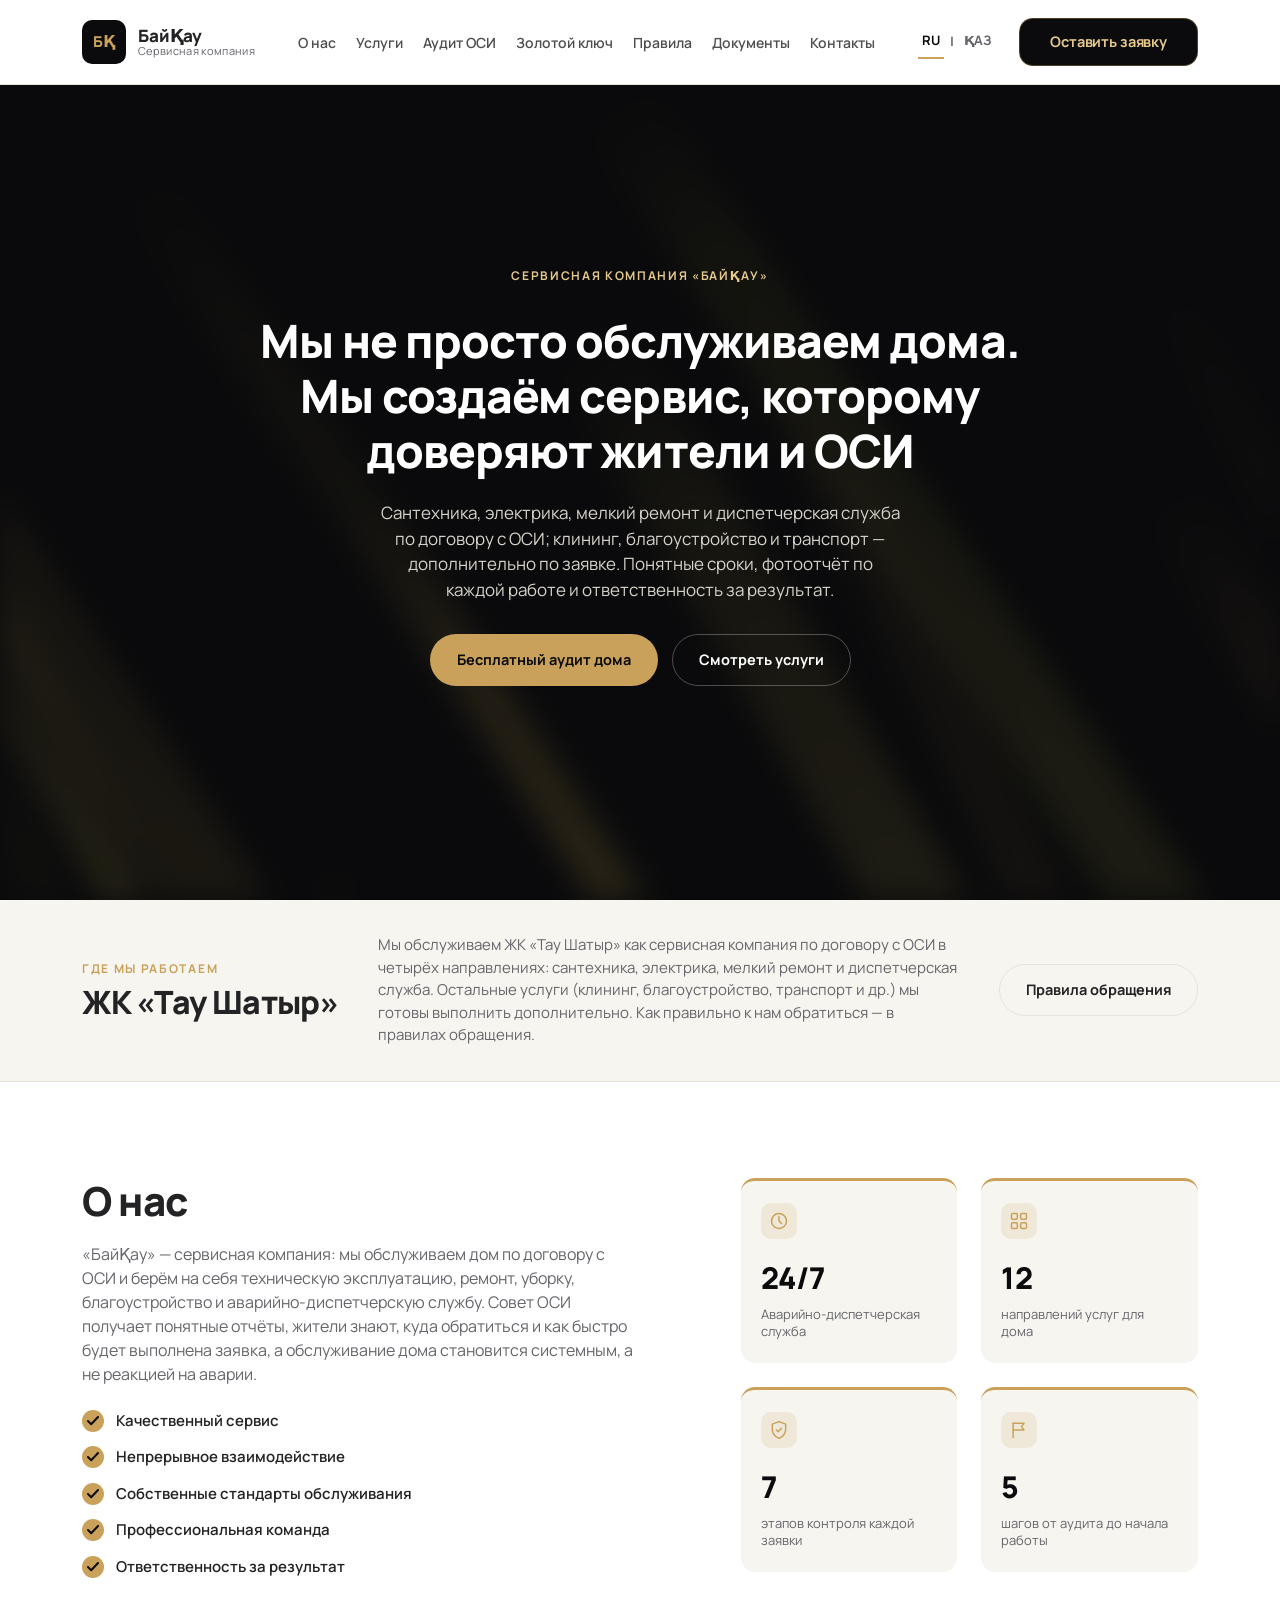
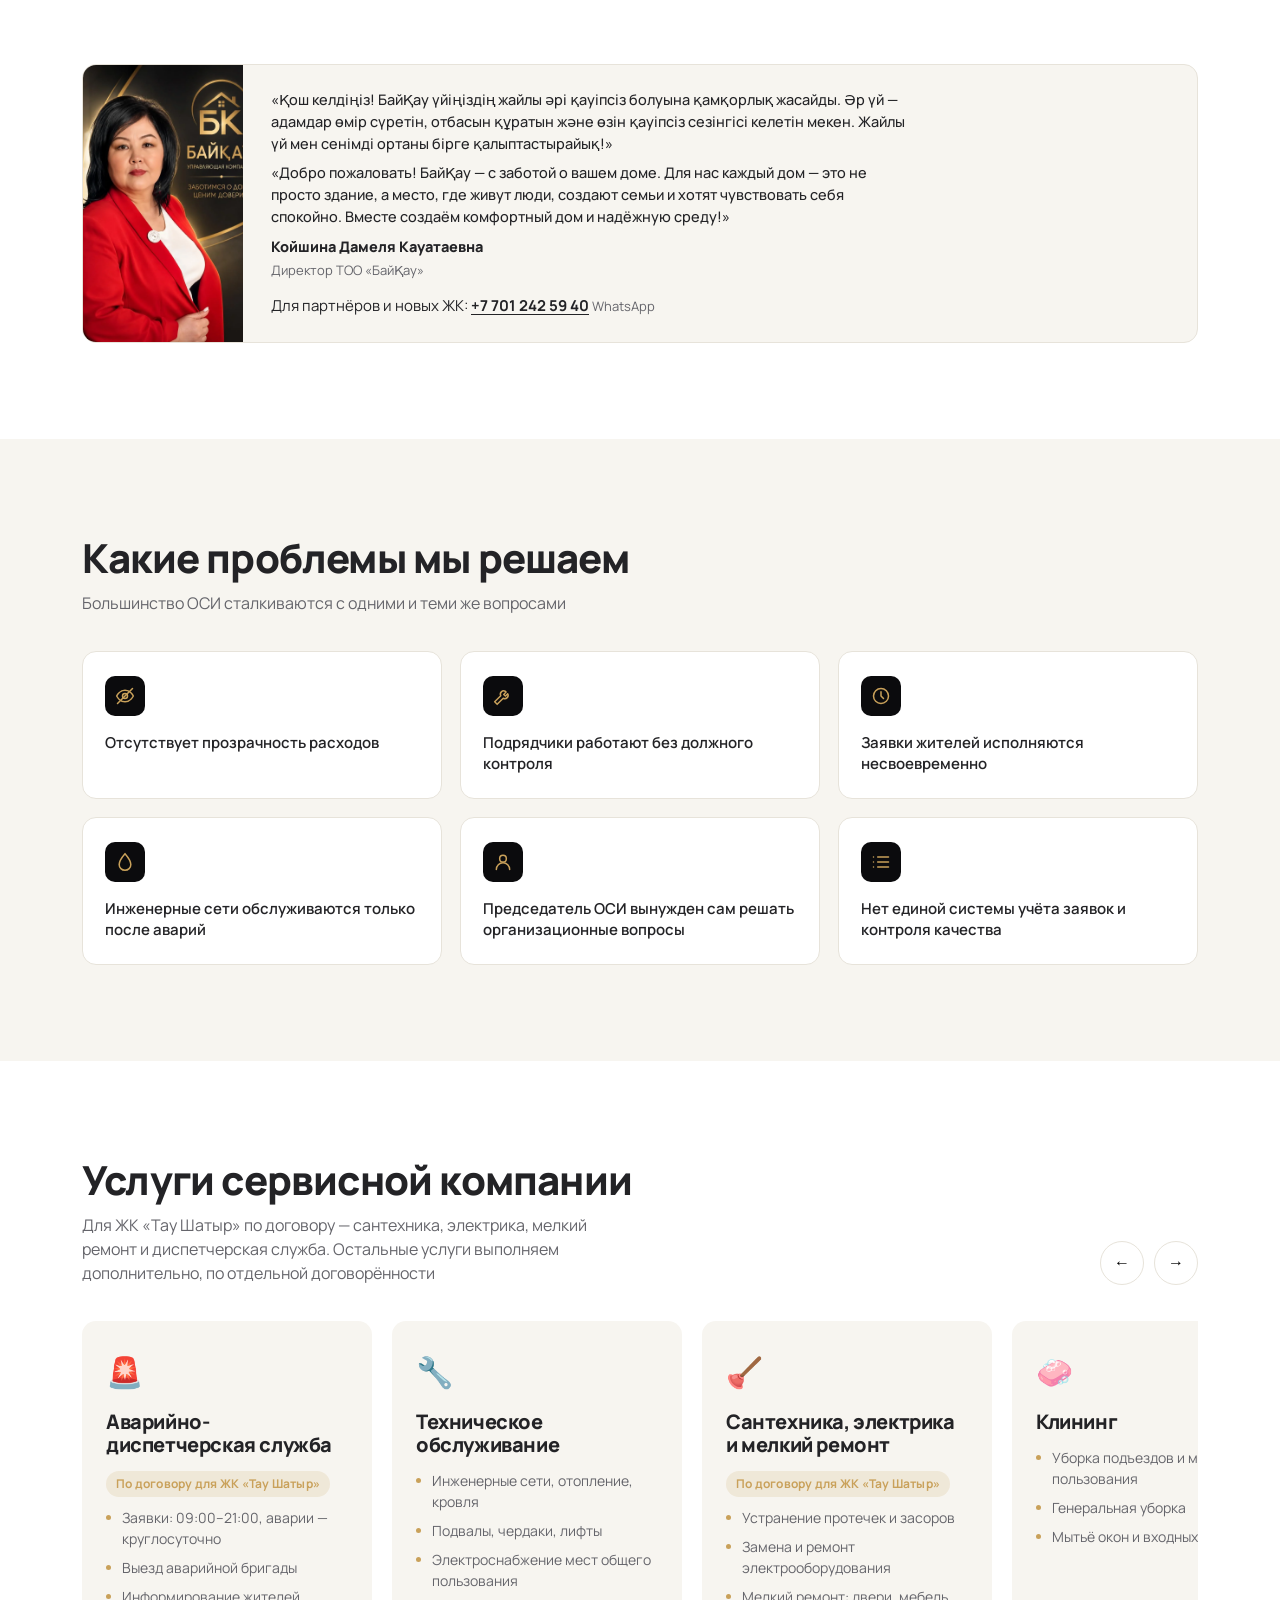
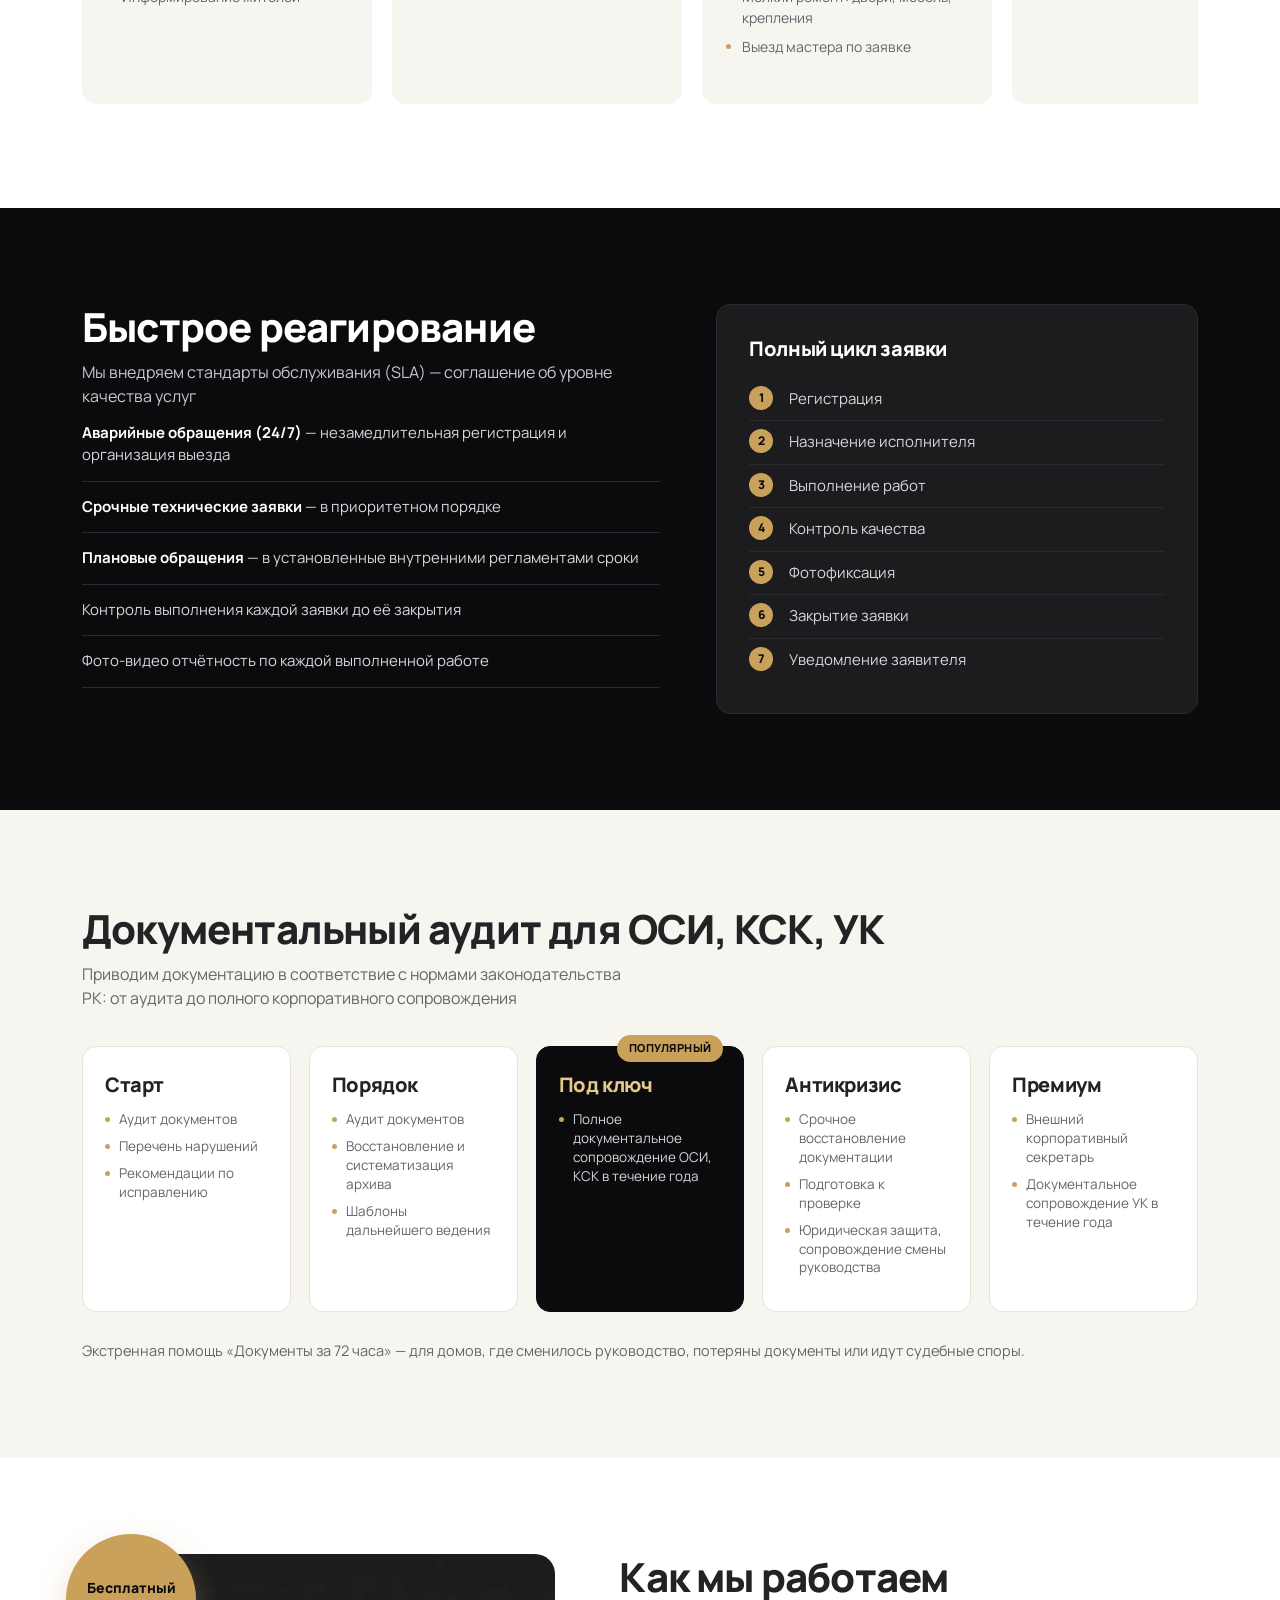
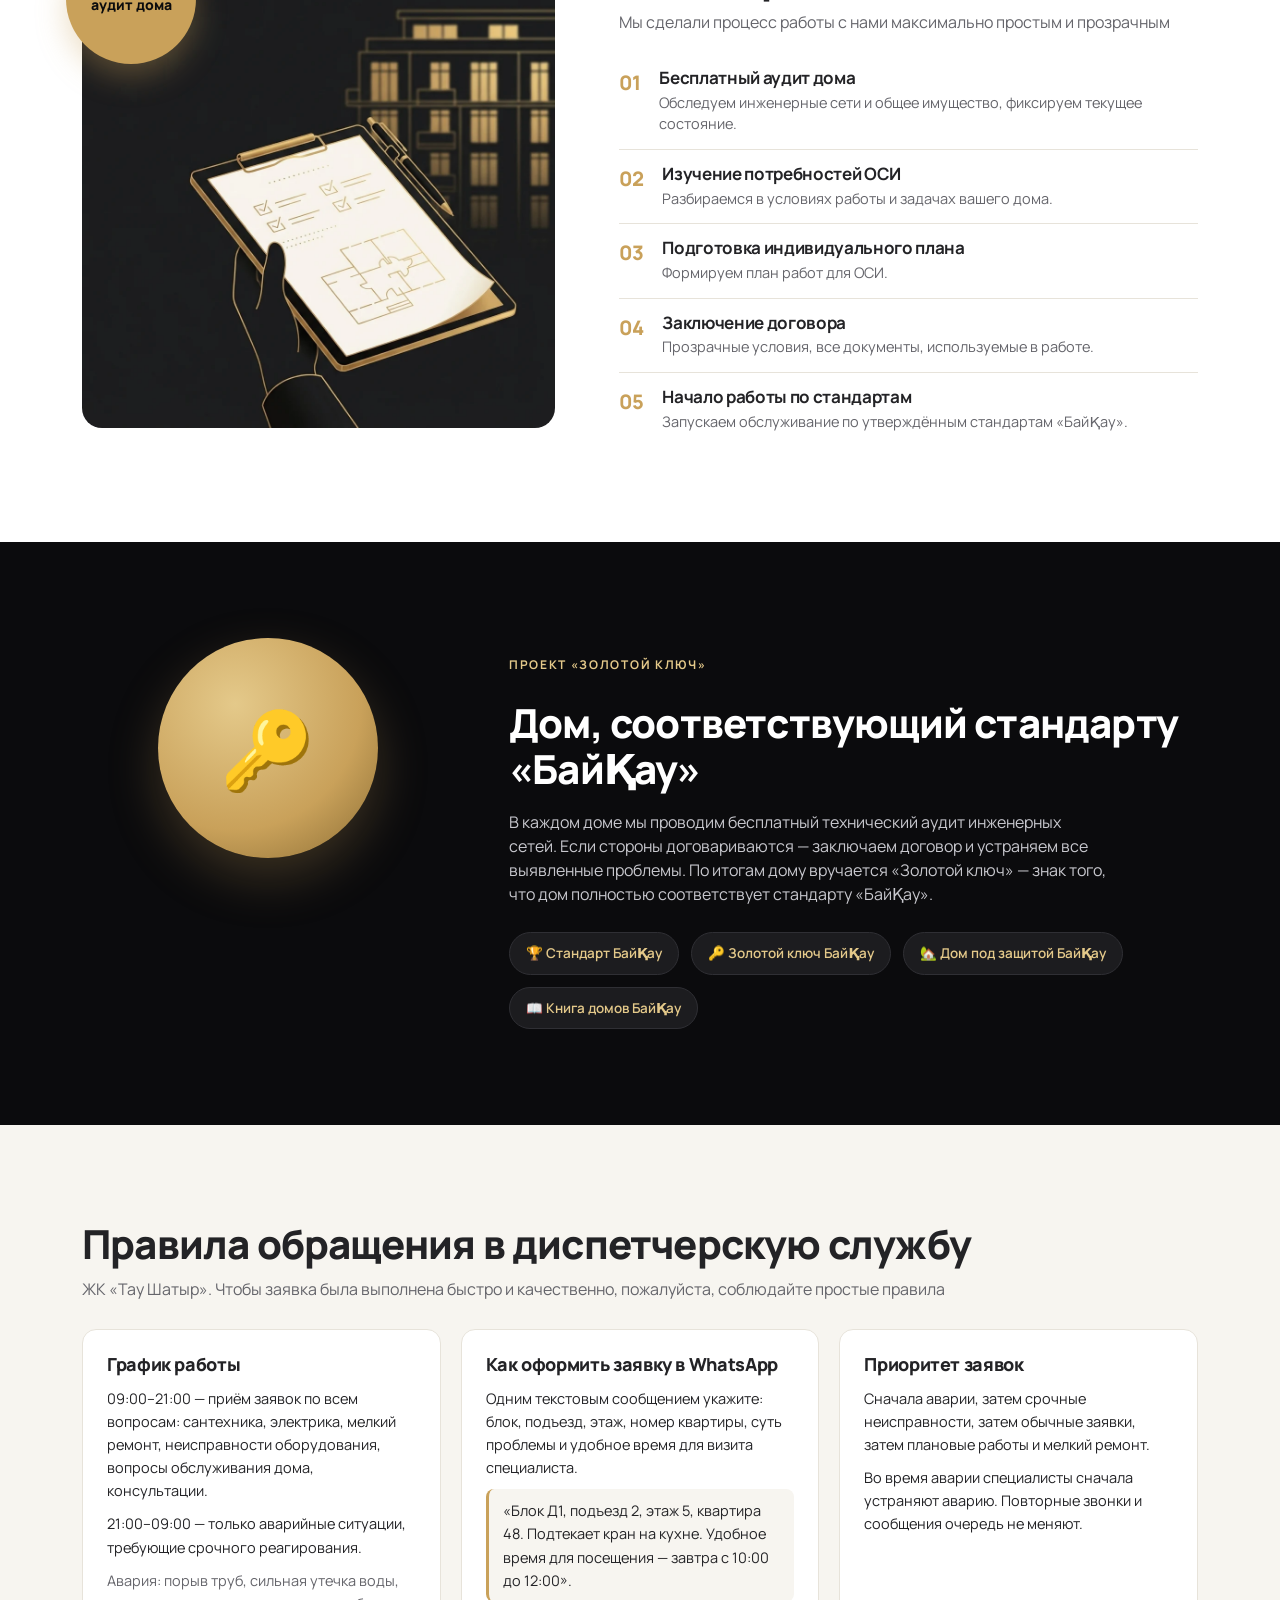
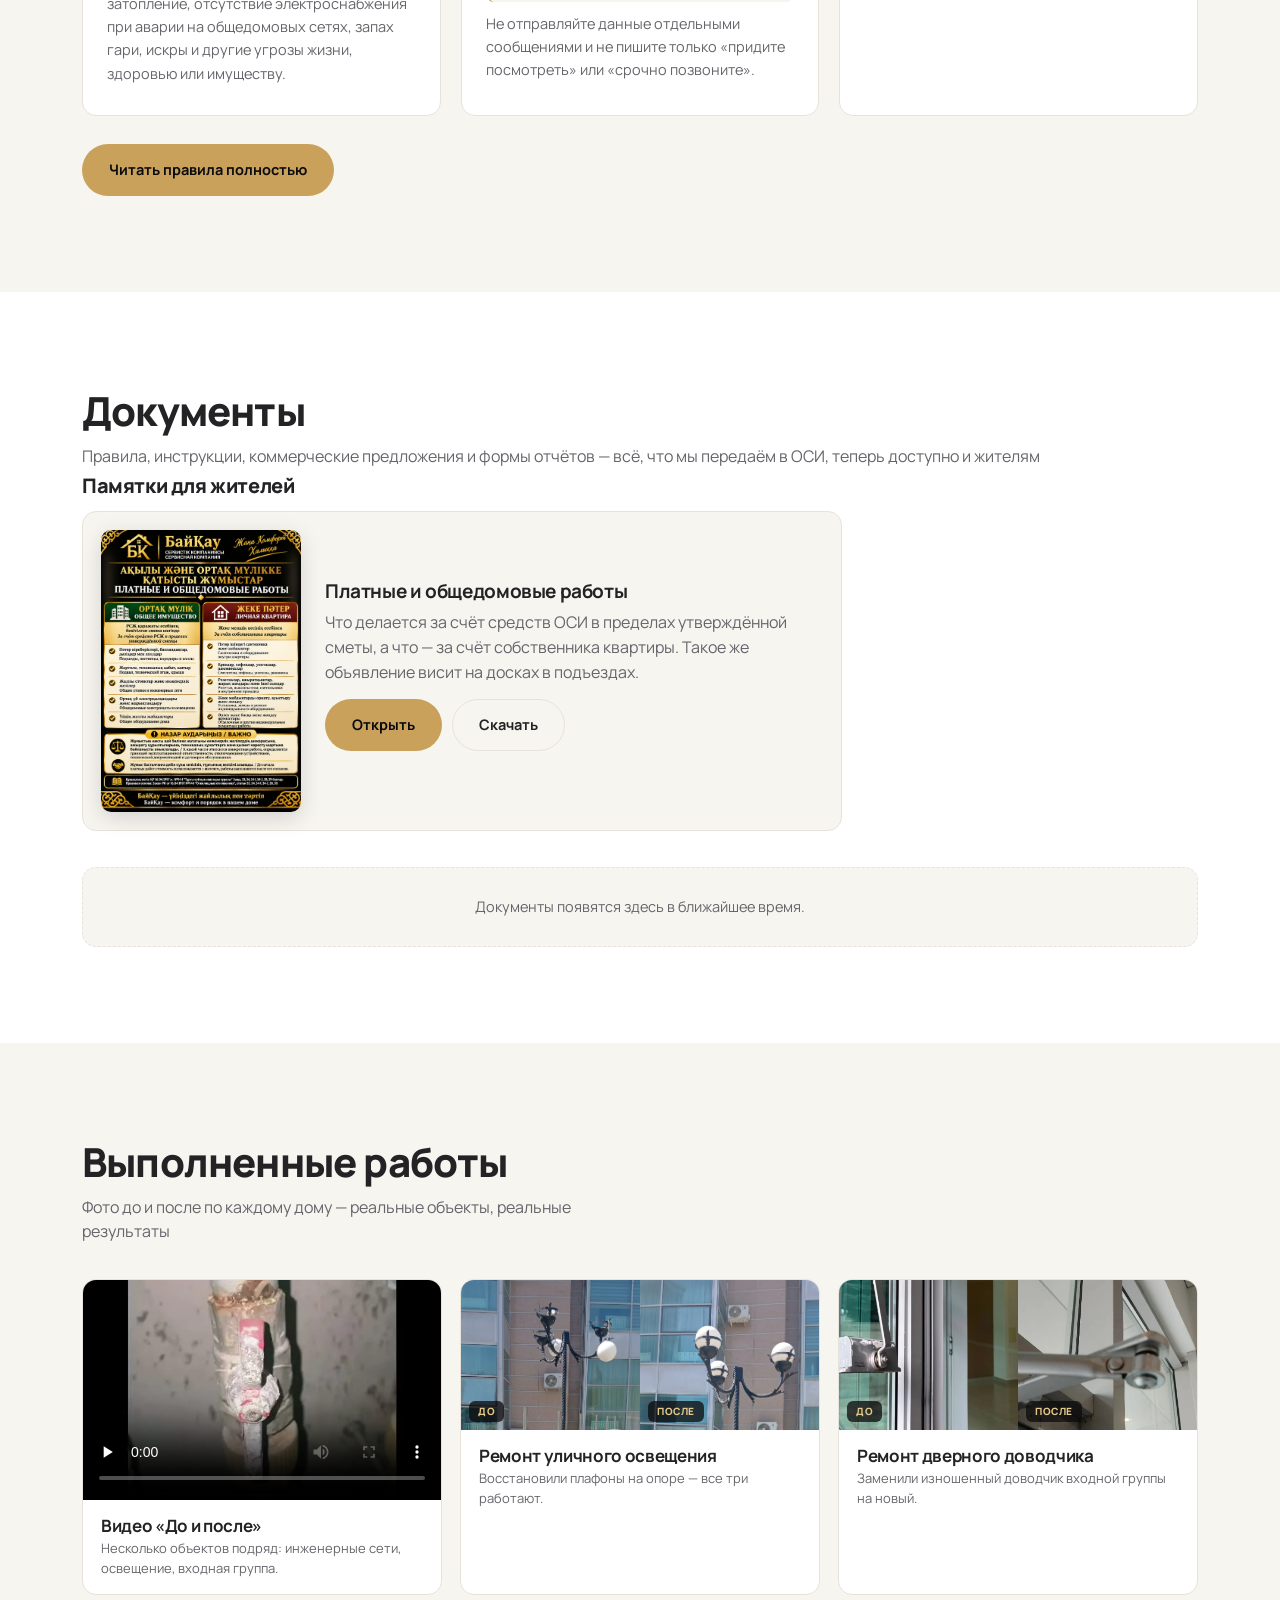
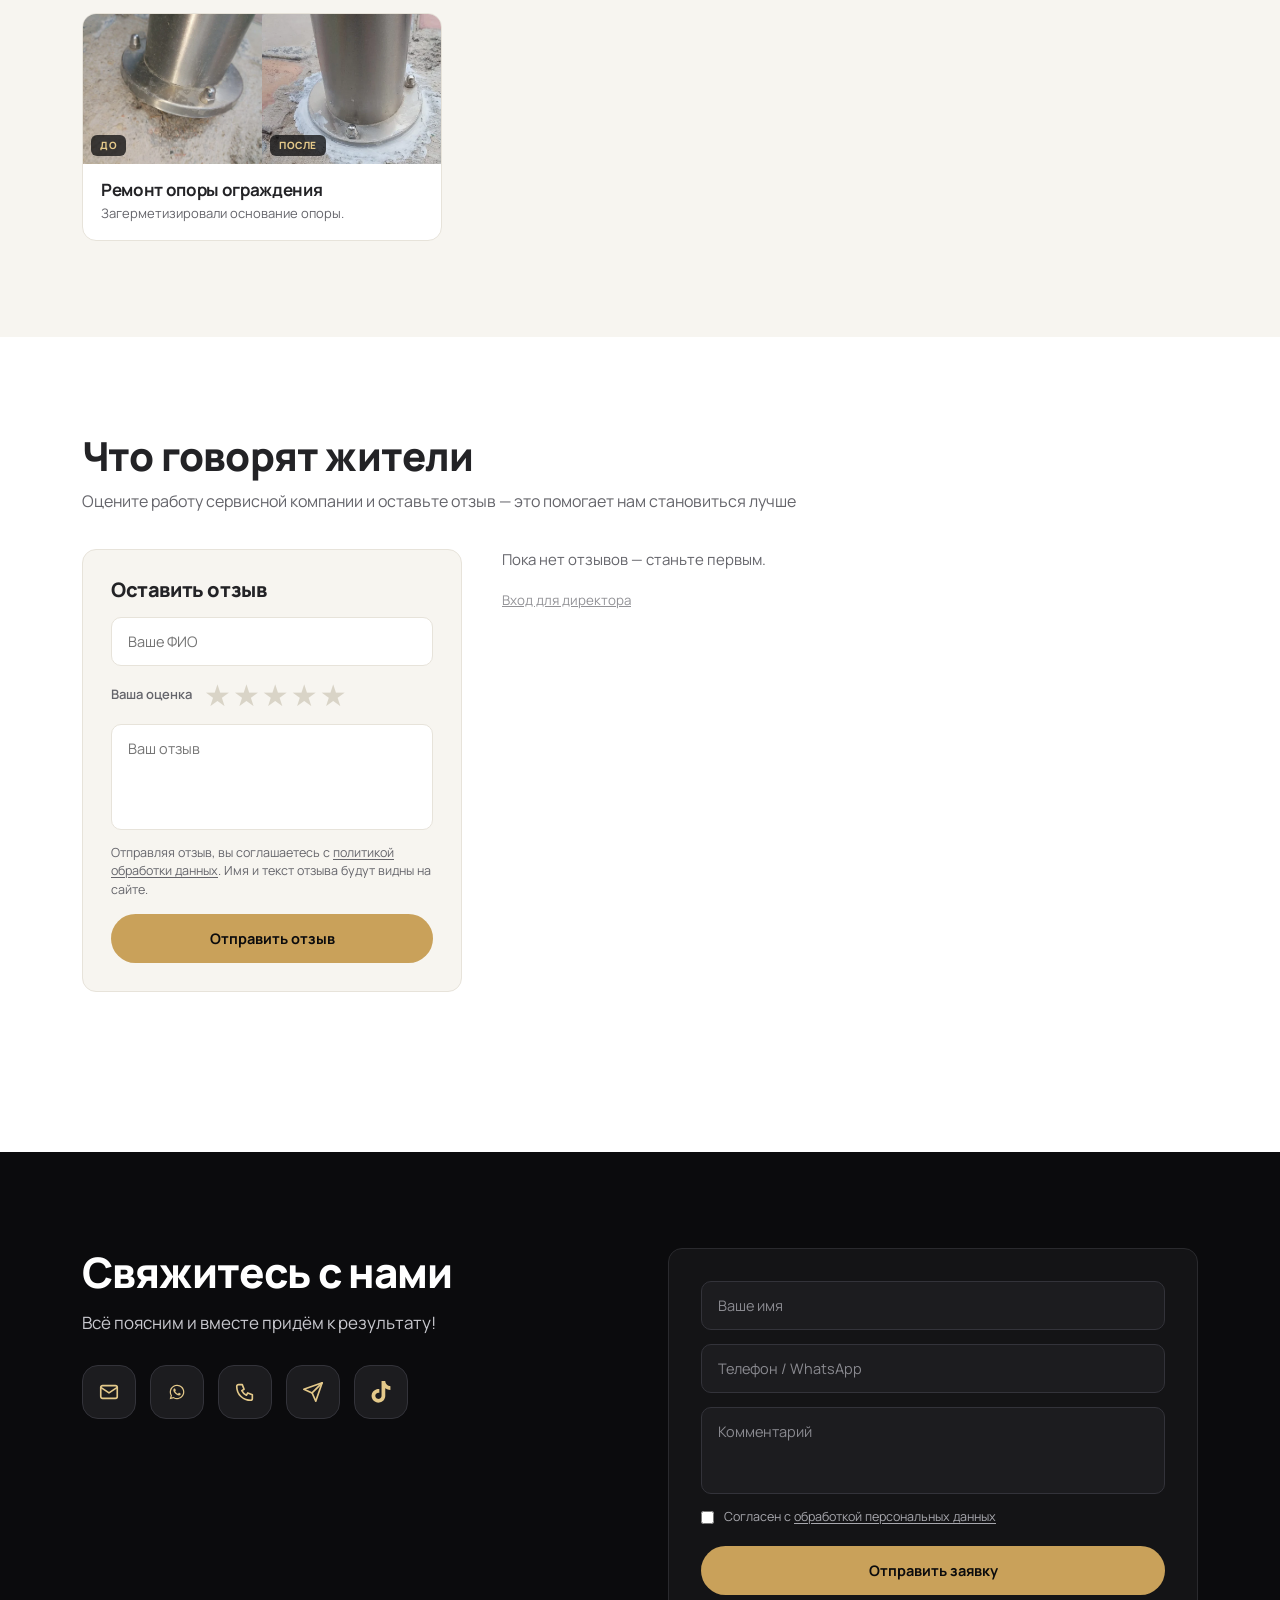
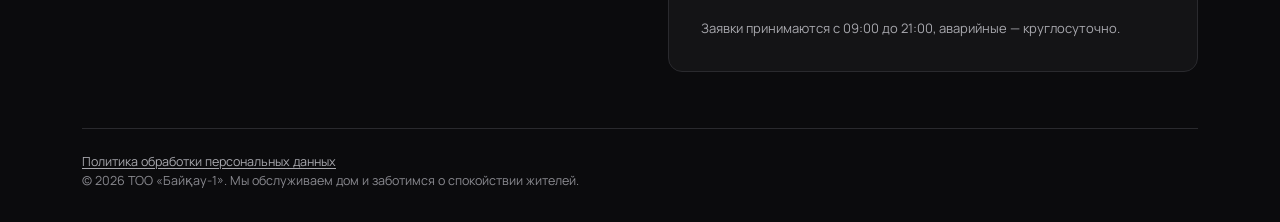
<file: index.html>
<!DOCTYPE html>
<html lang="ru">
<head>
<meta charset="UTF-8">
<meta name="viewport" content="width=device-width, initial-scale=1.0">
<title>БайҚау — Сервисная компания</title>
<link rel="preconnect" href="https://fonts.googleapis.com">
<link rel="preconnect" href="https://fonts.gstatic.com" crossorigin>
<link href="https://fonts.googleapis.com/css2?family=Manrope:wght@400;500;600;700;800&display=swap" rel="stylesheet">
<link rel="stylesheet" href="styles.css?v=64">
<link rel="icon" type="image/svg+xml" href="favicon.svg">
<link rel="canonical" href="https://baiqau.kz/">
<meta property="og:type" content="website">
<meta property="og:locale" content="ru_RU">
<meta property="og:site_name" content="БайҚау">
<meta property="og:title" content="БайҚау — Сервисная компания">
<meta property="og:description" content="Аварийная служба, ремонт, клининг и благоустройство по договору с ОСИ. ЖК «Тау Шатыр».">
<meta property="og:url" content="https://baiqau.kz/">
<meta property="og:image" content="https://baiqau.kz/og-image.jpg">
<meta property="og:image:width" content="1200">
<meta property="og:image:height" content="630">
<meta name="twitter:card" content="summary_large_image">
<meta name="theme-color" content="#0b0b0d">

<meta name="description" content="БайҚау — сервисная компания: аварийно-диспетчерская служба, техническое обслуживание, ремонт, клининг, благоустройство и документальный аудит для ОСИ, КСК и УК.">
</head>
<body>

<!-- HEADER -->
<header class="site-header" id="top">
  <div class="container header-inner">
    <a href="#top" class="logo">
      <span class="logo-mark">БҚ</span>
      <span class="logo-text">
        <span class="logo-title">БайҚау</span>
        <span class="logo-sub">Сервисная компания</span>
      </span>
    </a>

    <nav class="main-nav" id="mainNav">
      <a href="#about">О нас</a>
      <a href="#services">Услуги</a>
      <a href="#audit">Аудит ОСИ</a>
      <a href="#goldkey">Золотой ключ</a>
      <a href="#rules">Правила</a>
      <a href="#documents">Документы</a>
      <a href="#contacts">Контакты</a>
    </nav>

    <div class="lang-switch" role="group" aria-label="Язык">
      <button type="button" data-lang="ru" aria-pressed="true">RU</button>
      <span aria-hidden="true">|</span>
      <button type="button" data-lang="kk" aria-pressed="false">ҚАЗ</button>
    </div>

    <a href="#contacts" class="btn-origin header-cta" id="originCta">
      <span class="origin-fill" aria-hidden="true"></span>
      <span class="origin-label">Оставить заявку</span>
    </a>

    <button class="burger" id="burgerBtn" aria-label="Меню">
      <span></span><span></span><span></span>
    </button>
  </div>
</header>

<!-- MOBILE NAV OVERLAY -->
<div class="mobile-nav" id="mobileNav">
  <a href="#about">О нас</a>
  <a href="#services">Услуги</a>
  <a href="#audit">Аудит ОСИ</a>
  <a href="#goldkey">Золотой ключ</a>
  <a href="#rules">Правила</a>
      <a href="#documents">Документы</a>
  <a href="#contacts">Контакты</a>
  <a href="#contacts" class="btn btn-primary">Оставить заявку</a>
</div>

<main>

  <!-- HERO -->
  <section class="hero hero-beams">
    <canvas id="heroBeams" class="hero-beams-canvas" aria-hidden="true"></canvas>
    <div class="hero-beams-overlay" aria-hidden="true"></div>
    <div class="container hero-beams-content">
      <p class="eyebrow light animate-appear">Сервисная компания «БайҚау»</p>
      <h1 class="animate-appear delay-100">Мы не просто обслуживаем дома.<br>Мы создаём сервис, которому доверяют жители и ОСИ</h1>
      <p class="hero-sub animate-appear delay-200">Сантехника, электрика, мелкий ремонт и диспетчерская служба по договору с ОСИ; клининг, благоустройство и транспорт — дополнительно по заявке. Понятные сроки, фотоотчёт по каждой работе и ответственность за результат.</p>
      <div class="hero-actions animate-appear delay-300">
        <a href="#contacts" class="btn btn-primary">Бесплатный аудит дома</a>
        <a href="#services" class="btn btn-ghost-light">Смотреть услуги</a>
      </div>
    </div>
  </section>

  <!-- WHERE WE WORK -->
  <section class="where-strip" id="where">
    <div class="container where-inner">
      <div>
        <p class="eyebrow">Где мы работаем</p>
        <h2>ЖК «Тау Шатыр»</h2>
      </div>
      <p class="where-text">Мы обслуживаем ЖК «Тау Шатыр» как сервисная компания по договору с ОСИ в четырёх направлениях: сантехника, электрика, мелкий ремонт и диспетчерская служба. Остальные услуги (клининг, благоустройство, транспорт и др.) мы готовы выполнить дополнительно. Как правильно к нам обратиться — в правилах обращения.</p>
      <a href="#rules" class="btn btn-ghost">Правила обращения</a>
    </div>
  </section>

  <!-- ABOUT -->
  <section class="section" id="about">
    <div class="container about-inner">
      <div class="about-text">
        <h2>О нас</h2>
        <p>«БайҚау» — сервисная компания: мы обслуживаем дом по договору с ОСИ и берём на себя техническую эксплуатацию, ремонт, уборку, благоустройство и аварийно-диспетчерскую службу. Совет ОСИ получает понятные отчёты, жители знают, куда обратиться и как быстро будет выполнена заявка, а обслуживание дома становится системным, а не реакцией на аварии.</p>
        <ul class="check-list">
          <li><span class="check-icon"><svg width="12" height="10" viewBox="0 0 12 10" fill="none"><path d="M1 5L4.2 8.2L11 1" stroke="#0b0b0d" stroke-width="2" stroke-linecap="round" stroke-linejoin="round"/></svg></span>Качественный сервис</li>
          <li><span class="check-icon"><svg width="12" height="10" viewBox="0 0 12 10" fill="none"><path d="M1 5L4.2 8.2L11 1" stroke="#0b0b0d" stroke-width="2" stroke-linecap="round" stroke-linejoin="round"/></svg></span>Непрерывное взаимодействие</li>
          <li><span class="check-icon"><svg width="12" height="10" viewBox="0 0 12 10" fill="none"><path d="M1 5L4.2 8.2L11 1" stroke="#0b0b0d" stroke-width="2" stroke-linecap="round" stroke-linejoin="round"/></svg></span>Собственные стандарты обслуживания</li>
          <li><span class="check-icon"><svg width="12" height="10" viewBox="0 0 12 10" fill="none"><path d="M1 5L4.2 8.2L11 1" stroke="#0b0b0d" stroke-width="2" stroke-linecap="round" stroke-linejoin="round"/></svg></span>Профессиональная команда</li>
          <li><span class="check-icon"><svg width="12" height="10" viewBox="0 0 12 10" fill="none"><path d="M1 5L4.2 8.2L11 1" stroke="#0b0b0d" stroke-width="2" stroke-linecap="round" stroke-linejoin="round"/></svg></span>Ответственность за результат</li>
        </ul>
      </div>
      <div class="about-stats">
        <div class="stat">
          <div class="stat-icon"><svg width="20" height="20" viewBox="0 0 24 24" fill="none" stroke="currentColor" stroke-width="1.8" stroke-linecap="round" stroke-linejoin="round"><circle cx="12" cy="12" r="9"/><path d="M12 7v5l3 3"/></svg></div>
          <span class="stat-num">24/7</span><span class="stat-label">Аварийно-диспетчерская служба</span>
        </div>
        <div class="stat">
          <div class="stat-icon"><svg width="20" height="20" viewBox="0 0 24 24" fill="none" stroke="currentColor" stroke-width="1.8" stroke-linecap="round" stroke-linejoin="round"><rect x="3" y="3" width="7" height="7" rx="1.5"/><rect x="14" y="3" width="7" height="7" rx="1.5"/><rect x="3" y="14" width="7" height="7" rx="1.5"/><rect x="14" y="14" width="7" height="7" rx="1.5"/></svg></div>
          <span class="stat-num">12</span><span class="stat-label">направлений услуг для дома</span>
        </div>
        <div class="stat">
          <div class="stat-icon"><svg width="20" height="20" viewBox="0 0 24 24" fill="none" stroke="currentColor" stroke-width="1.8" stroke-linecap="round" stroke-linejoin="round"><path d="M12 2 4 5v6c0 5.2 3.4 9 8 11 4.6-2 8-5.8 8-11V5l-8-3Z"/><path d="M9 12l2 2 4-4"/></svg></div>
          <span class="stat-num">7</span><span class="stat-label">этапов контроля каждой заявки</span>
        </div>
        <div class="stat">
          <div class="stat-icon"><svg width="20" height="20" viewBox="0 0 24 24" fill="none" stroke="currentColor" stroke-width="1.8" stroke-linecap="round" stroke-linejoin="round"><path d="M5 21V4"/><path d="M5 4h13l-3 4 3 4H5"/></svg></div>
          <span class="stat-num">5</span><span class="stat-label">шагов от аудита до начала работы</span>
        </div>
      </div>

      <!-- Приветствие руководителя — фото и текст прислала Дамеля Куантаевна
           (01.09). Фото команды пока нет — обещала прислать после того, как
           получат униформу. -->
      <div class="about-welcome">
        <div class="about-welcome-photo-frame">
          <img class="about-welcome-photo" src="images/damelya.webp?v=2" alt="Койшина Дамеля Кауатаевна, директор ТОО «БайҚау»" loading="lazy">
        </div>
        <div class="about-welcome-text">
          <p class="about-welcome-quote">«Қош келдіңіз! БайҚау үйіңіздің жайлы әрі қауіпсіз болуына қамқорлық жасайды. Әр үй — адамдар өмір сүретін, отбасын құратын және өзін қауіпсіз сезінгісі келетін мекен. Жайлы үй мен сенімді ортаны бірге қалыптастырайық!»</p>
          <p class="about-welcome-quote">«Добро пожаловать! БайҚау — с заботой о вашем доме. Для нас каждый дом — это не просто здание, а место, где живут люди, создают семьи и хотят чувствовать себя спокойно. Вместе создаём комфортный дом и надёжную среду!»</p>
          <div class="about-welcome-author">
            <strong>Койшина Дамеля Кауатаевна</strong>
            <span>Директор ТОО «БайҚау»</span>
          </div>
          <p class="about-welcome-contact"><span>Для партнёров и новых ЖК:</span> <a href="https://wa.me/77012425940" target="_blank" rel="noopener">+7 701 242 59 40</a> <span class="about-welcome-wa">WhatsApp</span></p>
        </div>
      </div>
    </div>
  </section>

  <!-- PROBLEMS -->
  <section class="section section-alt">
    <div class="container">
      <h2>Какие проблемы мы решаем</h2>
      <p class="section-lead">Большинство ОСИ сталкиваются с одними и теми же вопросами</p>
      <div class="problem-grid">
        <div class="problem-card">
          <div class="problem-icon"><svg width="20" height="20" viewBox="0 0 24 24" fill="none" stroke="currentColor" stroke-width="1.8" stroke-linecap="round" stroke-linejoin="round"><path d="M2 12s3.6-7 10-7 10 7 10 7-3.6 7-10 7-10-7-10-7Z"/><circle cx="12" cy="12" r="3"/><line x1="3" y1="21" x2="21" y2="3"/></svg></div>
          <p>Отсутствует прозрачность расходов</p>
        </div>
        <div class="problem-card">
          <div class="problem-icon"><svg width="20" height="20" viewBox="0 0 24 24" fill="none" stroke="currentColor" stroke-width="1.8" stroke-linecap="round" stroke-linejoin="round"><path d="M14.7 6.3a4 4 0 0 0-5.4 5.4L2 19l3 3 7.3-7.3a4 4 0 0 0 5.4-5.4l-2.8 2.8-2-2 2.8-2.8Z"/></svg></div>
          <p>Подрядчики работают без должного контроля</p>
        </div>
        <div class="problem-card">
          <div class="problem-icon"><svg width="20" height="20" viewBox="0 0 24 24" fill="none" stroke="currentColor" stroke-width="1.8" stroke-linecap="round" stroke-linejoin="round"><circle cx="12" cy="12" r="9"/><path d="M12 7v5l3 3"/></svg></div>
          <p>Заявки жителей исполняются несвоевременно</p>
        </div>
        <div class="problem-card">
          <div class="problem-icon"><svg width="20" height="20" viewBox="0 0 24 24" fill="none" stroke="currentColor" stroke-width="1.8" stroke-linecap="round" stroke-linejoin="round"><path d="M12 2s7 8 7 13a7 7 0 0 1-14 0c0-5 7-13 7-13Z"/></svg></div>
          <p>Инженерные сети обслуживаются только после аварий</p>
        </div>
        <div class="problem-card">
          <div class="problem-icon"><svg width="20" height="20" viewBox="0 0 24 24" fill="none" stroke="currentColor" stroke-width="1.8" stroke-linecap="round" stroke-linejoin="round"><circle cx="12" cy="8" r="4"/><path d="M4 21c0-4.4 3.6-8 8-8s8 3.6 8 8"/></svg></div>
          <p>Председатель ОСИ вынужден сам решать организационные вопросы</p>
        </div>
        <div class="problem-card">
          <div class="problem-icon"><svg width="20" height="20" viewBox="0 0 24 24" fill="none" stroke="currentColor" stroke-width="1.8" stroke-linecap="round" stroke-linejoin="round"><line x1="8" y1="6" x2="21" y2="6"/><line x1="8" y1="12" x2="21" y2="12"/><line x1="8" y1="18" x2="21" y2="18"/><line x1="3" y1="6" x2="3.01" y2="6"/><line x1="3" y1="12" x2="3.01" y2="12"/><line x1="3" y1="18" x2="3.01" y2="18"/></svg></div>
          <p>Нет единой системы учёта заявок и контроля качества</p>
        </div>
      </div>
    </div>
  </section>

  <!-- SERVICES CATALOG -->
  <section class="section" id="services">
    <div class="container">
      <div class="section-head">
        <div>
          <h2>Услуги сервисной компании</h2>
          <p class="section-lead">Для ЖК «Тау Шатыр» по договору — сантехника, электрика, мелкий ремонт и диспетчерская служба. Остальные услуги выполняем дополнительно, по отдельной договорённости</p>
        </div>
        <div class="carousel-controls">
          <button class="carousel-btn" id="svcPrev" aria-label="Назад">&#8592;</button>
          <button class="carousel-btn" id="svcNext" aria-label="Вперёд">&#8594;</button>
        </div>
      </div>

      <div class="carousel" id="svcCarousel">

        <article class="service-card">
          <div class="service-icon">🚨</div>
          <h3>Аварийно-диспетчерская служба</h3>
          <p class="service-badge">По договору для ЖК «Тау Шатыр»</p>
          <ul><li>Заявки: 09:00–21:00, аварии — круглосуточно</li><li>Выезд аварийной бригады</li><li>Информирование жителей</li></ul>
        </article>

        <article class="service-card">
          <div class="service-icon">🔧</div>
          <h3>Техническое обслуживание</h3>
          <ul><li>Инженерные сети, отопление, кровля</li><li>Подвалы, чердаки, лифты</li><li>Электроснабжение мест общего пользования</li></ul>
        </article>

        <article class="service-card">
          <div class="service-icon">🪠</div>
          <h3>Сантехника, электрика и мелкий ремонт</h3>
          <p class="service-badge">По договору для ЖК «Тау Шатыр»</p>
          <ul><li>Устранение протечек и засоров</li><li>Замена и ремонт электрооборудования</li><li>Мелкий ремонт: двери, мебель, крепления</li><li>Выезд мастера по заявке</li></ul>
        </article>

        <article class="service-card">
          <div class="service-icon">🧼</div>
          <h3>Клининг</h3>
          <ul><li>Уборка подъездов и мест общего пользования</li><li>Генеральная уборка</li><li>Мытьё окон и входных групп</li></ul>
        </article>

        <article class="service-card">
          <div class="service-icon">🧹</div>
          <h3>Дворники и территория</h3>
          <ul><li>Ежедневная уборка территории</li><li>Зимнее содержание и посыпка</li><li>Уход за зелёными насаждениями</li></ul>
        </article>

        <article class="service-card">
          <div class="service-icon">🧗</div>
          <h3>Промышленные альпинисты</h3>
          <ul><li>Мытьё и ремонт фасадов</li><li>Герметизация межпанельных швов</li><li>Работы на высоте без лесов</li></ul>
        </article>

        <article class="service-card">
          <div class="service-icon">🏗️</div>
          <h3>Строительные услуги</h3>
          <ul><li>Строительные и монтажные работы</li><li>Технические задания и смета</li><li>Контроль качества и приёмка</li></ul>
        </article>

        <article class="service-card">
          <div class="service-icon">🛠️</div>
          <h3>Ремонт квартир</h3>
          <ul><li>Косметический и капитальный ремонт</li><li>Отделочные работы</li><li>Работы под ключ</li></ul>
        </article>

        <article class="service-card">
          <div class="service-icon">🚪</div>
          <h3>Ремонт подъездов</h3>
          <ul><li>Покраска и штукатурка</li><li>Ремонт входных групп и лестниц</li><li>Замена освещения и почтовых ящиков</li></ul>
        </article>

        <article class="service-card">
          <div class="service-icon">🌳</div>
          <h3>Благоустройство</h3>
          <ul><li>Озеленение и детские площадки</li><li>Спортивные тренажёры и воркауты</li><li>Зоны отдыха: теннисные и шахматные столы</li><li>Металлические ограждения и заборы</li><li>Малые архитектурные формы, лавочки и урны</li></ul>
        </article>

        <article class="service-card">
          <div class="service-icon">🛡️</div>
          <h3>Безопасность</h3>
          <ul><li>Видеонаблюдение и контроль доступа</li><li>Домофония и противопожарные системы</li><li>Проверка аварийных выходов</li></ul>
        </article>

        <article class="service-card">
          <div class="service-icon">💬</div>
          <h3>Работа с жителями</h3>
          <ul><li>WhatsApp-поддержка и Telegram-бот</li><li>Отзывы и оценка работы мастеров</li><li>Фото-видео отчёт по каждой заявке</li></ul>
        </article>

        <article class="service-card">
          <div class="service-icon">🚛</div>
          <h3>Вывоз крупногабаритного мусора</h3>
          <ul><li>Старая мебель, техника, строительный мусор</li><li>Со своими грузчиками</li><li>Газель 2 тонны</li></ul>
        </article>

        <article class="service-card">
          <div class="service-icon">🚚</div>
          <h3>Транспортные услуги</h3>
          <ul><li>Газели тентованные 2–3,5 тонны</li><li>Перевозка мебели и вещей</li><li>Крытый кузов</li></ul>
        </article>

        <article class="service-card">
          <div class="service-icon">💪</div>
          <h3>Грузчики</h3>
          <ul><li>Вынос и занос мебели</li><li>Вынос и занос стройматериалов</li><li>Вывоз мусора после ремонта</li></ul>
        </article>

      </div>
    </div>
  </section>

  <!-- SLA -->
  <section class="section section-dark">
    <div class="container sla-inner">
      <div>
        <h2>Быстрое реагирование</h2>
        <p class="section-lead light">Мы внедряем стандарты обслуживания (SLA) — соглашение об уровне качества услуг</p>
        <ul class="sla-list">
          <li><strong>Аварийные обращения (24/7)</strong> — незамедлительная регистрация и организация выезда</li>
          <li><strong>Срочные технические заявки</strong> — в приоритетном порядке</li>
          <li><strong>Плановые обращения</strong> — в установленные внутренними регламентами сроки</li>
          <li>Контроль выполнения каждой заявки до её закрытия</li>
          <li>Фото-видео отчётность по каждой выполненной работе</li>
        </ul>
      </div>
      <div class="cycle-card">
        <h3>Полный цикл заявки</h3>
        <ol class="cycle-list">
          <li>Регистрация</li>
          <li>Назначение исполнителя</li>
          <li>Выполнение работ</li>
          <li>Контроль качества</li>
          <li>Фотофиксация</li>
          <li>Закрытие заявки</li>
          <li>Уведомление заявителя</li>
        </ol>
      </div>
    </div>
  </section>

  <!-- DOCUMENT AUDIT -->
  <section class="section section-alt" id="audit">
    <div class="container">
      <div class="section-head">
        <div>
          <h2>Документальный аудит для ОСИ, КСК, УК</h2>
          <p class="section-lead">Приводим документацию в соответствие с нормами законодательства РК: от аудита до полного корпоративного сопровождения</p>
        </div>
      </div>
      <div class="package-grid">
        <div class="package-card">
          <h3>Старт</h3>
          <ul><li>Аудит документов</li><li>Перечень нарушений</li><li>Рекомендации по исправлению</li></ul>
        </div>
        <div class="package-card">
          <h3>Порядок</h3>
          <ul><li>Аудит документов</li><li>Восстановление и систематизация архива</li><li>Шаблоны дальнейшего ведения</li></ul>
        </div>
        <div class="package-card featured">
          <span class="badge">Популярный</span>
          <h3>Под ключ</h3>
          <ul><li>Полное документальное сопровождение ОСИ, КСК в течение года</li></ul>
        </div>
        <div class="package-card">
          <h3>Антикризис</h3>
          <ul><li>Срочное восстановление документации</li><li>Подготовка к проверке</li><li>Юридическая защита, сопровождение смены руководства</li></ul>
        </div>
        <div class="package-card">
          <h3>Премиум</h3>
          <ul><li>Внешний корпоративный секретарь</li><li>Документальное сопровождение УК в течение года</li></ul>
        </div>
      </div>
      <p class="audit-note">Экстренная помощь «Документы за 72 часа» — для домов, где сменилось руководство, потеряны документы или идут судебные споры.</p>
    </div>
  </section>

  <!-- HOW WE WORK -->
  <section class="section" id="process">
    <div class="container process-inner">
      <div class="process-visual">
        <div class="badge-circle"><span>Бесплатный<br>аудит дома</span></div>
        <img src="images/process-audit.webp" alt="Чек-лист технического аудита дома на фоне жилого дома" class="process-svg" loading="lazy" width="1024" height="1024">
      </div>
      <div class="process-steps">
        <h2>Как мы работаем</h2>
        <p class="section-lead">Мы сделали процесс работы с нами максимально простым и прозрачным</p>
        <ol class="steps-list">
          <li><span class="step-num">01</span><div><h4>Бесплатный аудит дома</h4><p>Обследуем инженерные сети и общее имущество, фиксируем текущее состояние.</p></div></li>
          <li><span class="step-num">02</span><div><h4>Изучение потребностей ОСИ</h4><p>Разбираемся в условиях работы и задачах вашего дома.</p></div></li>
          <li><span class="step-num">03</span><div><h4>Подготовка индивидуального плана</h4><p>Формируем план работ для ОСИ.</p></div></li>
          <li><span class="step-num">04</span><div><h4>Заключение договора</h4><p>Прозрачные условия, все документы, используемые в работе.</p></div></li>
          <li><span class="step-num">05</span><div><h4>Начало работы по стандартам</h4><p>Запускаем обслуживание по утверждённым стандартам «БайҚау».</p></div></li>
        </ol>
      </div>
    </div>
  </section>

  <!-- GOLDEN KEY -->
  <section class="section section-dark" id="goldkey">
    <div class="container goldkey-inner">
      <div class="goldkey-visual">
        <div class="key-badge">
          <span>🔑</span>
        </div>
      </div>
      <div class="goldkey-text">
        <p class="eyebrow light">Проект «Золотой ключ»</p>
        <h2>Дом, соответствующий стандарту «БайҚау»</h2>
        <p>В каждом доме мы проводим бесплатный технический аудит инженерных сетей. Если стороны договариваются — заключаем договор и устраняем все выявленные проблемы. По итогам дому вручается «Золотой ключ» — знак того, что дом полностью соответствует стандарту «БайҚау».</p>
        <div class="goldkey-tags">
          <span>🏆 Стандарт БайҚау</span>
          <span>🔑 Золотой ключ БайҚау</span>
          <span>🏡 Дом под защитой БайҚау</span>
          <span>📖 Книга домов БайҚау</span>
        </div>
      </div>
    </div>
  </section>

  <!-- RULES -->
  <section class="section section-alt" id="rules">
    <div class="container">
      <h2>Правила обращения в диспетчерскую службу</h2>
      <p class="section-lead wide">ЖК «Тау Шатыр». Чтобы заявка была выполнена быстро и качественно, пожалуйста, соблюдайте простые правила</p>
      <div class="rules-grid">
        <article class="rule-card">
          <h3>График работы</h3>
          <p>09:00–21:00 — приём заявок по всем вопросам: сантехника, электрика, мелкий ремонт, неисправности оборудования, вопросы обслуживания дома, консультации.</p>
          <p>21:00–09:00 — только аварийные ситуации, требующие срочного реагирования.</p>
          <p class="rule-note">Авария: порыв труб, сильная утечка воды, затопление, отсутствие электроснабжения при аварии на общедомовых сетях, запах гари, искры и другие угрозы жизни, здоровью или имуществу.</p>
        </article>
        <article class="rule-card">
          <h3>Как оформить заявку в WhatsApp</h3>
          <p>Одним текстовым сообщением укажите: блок, подъезд, этаж, номер квартиры, суть проблемы и удобное время для визита специалиста.</p>
          <p class="rule-sample">«Блок Д1, подъезд 2, этаж 5, квартира 48. Подтекает кран на кухне. Удобное время для посещения — завтра с 10:00 до 12:00».</p>
          <p class="rule-note">Не отправляйте данные отдельными сообщениями и не пишите только «придите посмотреть» или «срочно позвоните».</p>
        </article>
        <article class="rule-card">
          <h3>Приоритет заявок</h3>
          <p>Сначала аварии, затем срочные неисправности, затем обычные заявки, затем плановые работы и мелкий ремонт.</p>
          <p>Во время аварии специалисты сначала устраняют аварию. Повторные звонки и сообщения очередь не меняют.</p>
        </article>
      </div>
      <p class="rules-more"><a href="rules.html" class="btn btn-primary">Читать правила полностью</a></p>
    </div>
  </section>

  <!-- DOCUMENTS — наполняется из вкладки «Документы» таблицы (см. initDocuments в script.js) -->
  <section class="section" id="documents">
    <div class="container">
      <h2>Документы</h2>
      <p class="section-lead wide">Правила, инструкции, коммерческие предложения и формы отчётов — всё, что мы передаём в ОСИ, теперь доступно и жителям</p>
      <div class="notices">
        <h3>Памятки для жителей</h3>
        <article class="notice-card">
          <a class="notice-thumb" href="images/notices/platnye-i-obshchedomovye-raboty.jpg" target="_blank" rel="noopener">
            <img src="images/notices/platnye-i-obshchedomovye-raboty.jpg" alt="Объявление: платные и общедомовые работы" loading="lazy" width="1055" height="1491">
          </a>
          <div class="notice-body">
            <h4>Платные и общедомовые работы</h4>
            <p>Что делается за счёт средств ОСИ в пределах утверждённой сметы, а что — за счёт собственника квартиры. Такое же объявление висит на досках в подъездах.</p>
            <p class="notice-actions">
              <a class="btn btn-primary" href="images/notices/platnye-i-obshchedomovye-raboty.jpg" target="_blank" rel="noopener">Открыть</a>
              <a class="btn btn-ghost" href="images/notices/platnye-i-obshchedomovye-raboty.jpg" download>Скачать</a>
            </p>
          </div>
        </article>
      </div>
      <div class="docs" id="docsGrid">
        <p class="docs-empty">Документы появятся здесь в ближайшее время.</p>
      </div>
    </div>
  </section>

  <!-- COMPLETED WORK — до/после по домам. Наполняется через Google Форму +
       Таблицу тем же диспетчером, что ведёт заявки; см. initWorksGallery в
       script.js. Пока WORKS_FEED_URL пустой, показывается заглушка ниже. -->
  <section class="section section-alt" id="works">
    <div class="container">
      <h2>Выполненные работы</h2>
      <p class="section-lead">Фото до и после по каждому дому — реальные объекты, реальные результаты</p>

      <div class="works-grid" id="worksGrid">
        <div class="works-placeholder">Раздел наполняется — здесь появятся фото выполненных работ по каждому дому.</div>
      </div>
    </div>
  </section>

  <!-- REVIEWS -->
  <section class="section" id="reviews">
    <div class="container">
      <h2>Что говорят жители</h2>
      <p class="section-lead wide">Оцените работу сервисной компании и оставьте отзыв — это помогает нам становиться лучше</p>

      <div class="masters" id="mastersBlock" hidden>
        <h3>Наши мастера</h3>
        <div class="masters-grid" id="mastersGrid"></div>
      </div>

      <div class="reviews-layout">
        <form class="review-form" id="reviewForm" novalidate>
          <h3>Оставить отзыв</h3>
          <input type="text" name="name" placeholder="Ваше ФИО" maxlength="80" required autocomplete="name">
          <select name="master" id="reviewMaster" hidden>
            <option value="">Мастер (необязательно)</option>
          </select>
          <div class="star-row">
            <span class="star-label">Ваша оценка</span>
            <div class="star-input" role="radiogroup" aria-label="Ваша оценка">
            <input type="radio" id="star5" name="rating" value="5"><label for="star5" title="5">★</label>
            <input type="radio" id="star4" name="rating" value="4"><label for="star4" title="4">★</label>
            <input type="radio" id="star3" name="rating" value="3"><label for="star3" title="3">★</label>
            <input type="radio" id="star2" name="rating" value="2"><label for="star2" title="2">★</label>
            <input type="radio" id="star1" name="rating" value="1"><label for="star1" title="1">★</label>
            </div>
          </div>
          <textarea name="text" placeholder="Ваш отзыв" rows="4" maxlength="1000" required></textarea>
          <input type="text" name="website" class="hp-field" tabindex="-1" autocomplete="off" aria-hidden="true">
          <p class="form-note">Отправляя отзыв, вы соглашаетесь с <a href="privacy.html" target="_blank" rel="noopener">политикой обработки данных</a>. Имя и текст отзыва будут видны на сайте.</p>
          <button type="submit" class="btn btn-primary">Отправить отзыв</button>
        </form>

        <div class="reviews-board">
          <div class="reviews-summary" id="reviewsSummary" hidden></div>
          <div class="reviews-list" id="reviewsList">
            <p class="reviews-empty">Загружаем отзывы…</p>
          </div>
          <button type="button" class="btn btn-ghost" id="reviewsMore" hidden>Показать ещё</button>
          <button type="button" class="admin-toggle" id="adminToggle">Вход для директора</button>
        </div>
      </div>
    </div>
  </section>

  <!-- CTA -->
  <section class="cta-section" id="contacts">
    <div class="container cta-inner">
      <div class="cta-text">
        <h2>Свяжитесь с нами</h2>
        <p>Всё поясним и вместе придём к результату!</p>
        <div class="contact-dock">
          <a class="dock-item" href="mailto:baiqau2017@gmail.com" aria-label="Email">
            <svg viewBox="0 0 24 24" fill="none" stroke="currentColor" stroke-width="1.8" stroke-linecap="round" stroke-linejoin="round"><rect x="3" y="5" width="18" height="14" rx="2"/><path d="M3 7l9 6 9-6"/></svg>
            <span class="dock-tooltip">Почта</span>
          </a>
          <a class="dock-item" href="https://wa.me/77007802426" target="_blank" rel="noopener" aria-label="WhatsApp">
            <svg viewBox="0 0 24 24" fill="currentColor" xmlns="http://www.w3.org/2000/svg"><path d="M17.6 6.31999C16.8669 5.58141 15.9943 4.99596 15.033 4.59767C14.0716 4.19938 13.0406 3.99622 12 3.99999C10.6089 4.00135 9.24248 4.36819 8.03771 5.06377C6.83294 5.75935 5.83208 6.75926 5.13534 7.96335C4.4386 9.16745 4.07046 10.5335 4.06776 11.9246C4.06507 13.3158 4.42793 14.6832 5.12 15.89L4 20L8.2 18.9C9.35975 19.5452 10.6629 19.8891 11.99 19.9C14.0997 19.9001 16.124 19.0668 17.6222 17.5816C19.1205 16.0965 19.9715 14.0796 19.99 11.97C19.983 10.9173 19.7682 9.87634 19.3581 8.9068C18.948 7.93725 18.3505 7.05819 17.6 6.31999ZM12 18.53C10.8177 18.5308 9.65701 18.213 8.64 17.61L8.4 17.46L5.91 18.12L6.57 15.69L6.41 15.44C5.55925 14.0667 5.24174 12.429 5.51762 10.8372C5.7935 9.24545 6.64361 7.81015 7.9069 6.80322C9.1702 5.79628 10.7589 5.28765 12.3721 5.37368C13.9853 5.4597 15.511 6.13441 16.66 7.26999C17.916 8.49818 18.635 10.1735 18.66 11.93C18.6442 13.6859 17.9355 15.3645 16.6882 16.6006C15.441 17.8366 13.756 18.5301 12 18.53ZM15.61 13.59C15.41 13.49 14.44 13.01 14.26 12.95C14.08 12.89 13.94 12.85 13.81 13.05C13.6144 13.3181 13.404 13.5751 13.18 13.82C13.07 13.96 12.95 13.97 12.75 13.82C11.6097 13.3694 10.6597 12.5394 10.06 11.47C9.85 11.12 10.26 11.14 10.64 10.39C10.6681 10.3359 10.6827 10.2759 10.6827 10.215C10.6827 10.1541 10.6681 10.0941 10.64 10.04C10.64 9.93999 10.19 8.95999 10.03 8.56999C9.87 8.17999 9.71 8.23999 9.58 8.22999H9.19C9.08895 8.23154 8.9894 8.25465 8.898 8.29776C8.8066 8.34087 8.72546 8.403 8.66 8.47999C8.43562 8.69817 8.26061 8.96191 8.14676 9.25343C8.03291 9.54495 7.98287 9.85749 8 10.17C8.0627 10.9181 8.34443 11.6311 8.81 12.22C9.6622 13.4958 10.8301 14.5293 12.2 15.22C12.9185 15.6394 13.7535 15.8148 14.58 15.72C14.8552 15.6654 15.1159 15.5535 15.345 15.3915C15.5742 15.2296 15.7667 15.0212 15.91 14.78C16.0428 14.4856 16.0846 14.1583 16.03 13.84C15.94 13.74 15.81 13.69 15.61 13.59Z"/></svg>
            <span class="dock-tooltip">WhatsApp</span>
          </a>
          <a class="dock-item" href="tel:+77007802426" aria-label="Технический отдел">
            <svg viewBox="0 0 24 24" fill="none" stroke="currentColor" stroke-width="1.8" stroke-linecap="round" stroke-linejoin="round"><path d="M5 4h4l2 5-2.5 1.5a11 11 0 0 0 5 5L15 13l5 2v4a2 2 0 0 1-2 2C9.6 21 3 14.4 3 6a2 2 0 0 1 2-2Z"/></svg>
            <span class="dock-tooltip">Тех. отдел</span>
          </a>
          <a class="dock-item" href="https://t.me/joinchannelzkh" target="_blank" rel="noopener" aria-label="Telegram">
            <svg viewBox="0 0 24 24" fill="none" stroke="currentColor" stroke-width="1.8" stroke-linecap="round" stroke-linejoin="round"><path d="M22 2 11 13"/><path d="M22 2 15 22l-4-9-9-4 20-7Z"/></svg>
            <span class="dock-tooltip">Telegram-канал</span>
          </a>
          <a class="dock-item" href="https://www.tiktok.com/@uk_baikau" target="_blank" rel="noopener" aria-label="TikTok">
            <svg viewBox="-3.51 -.07 2179.67 2536.92" fill="currentColor" xmlns="http://www.w3.org/2000/svg"><path d="m2173.57 597.31c2.59 22 2.2 409.94-.29 426.26-6.61 3.09-14 1.57-21.13 1.46-96.56-1.51-190.85-17.32-282.94-46.11a1016.61 1016.61 0 0 1 -270.46-131.14c-4.93-3.36-10.09-6.37-15.18-9.48-.46-.28-1.24 0-2 0-3.85 1.75-2.73 5.46-2.82 8.52-.22 6.66-.09 13.33-.09 20 0 279.22-.71 558.44.18 837.66 1 310-183 594-467.45 721.69-72.81 32.68-148.9 53.42-228.22 63-395.62 47.68-761.11-208.31-858.84-589-20.73-80.59-27.84-162.49-22.75-245.76 20.41-334.35 256.06-623.48 582-711.63 85.07-23 171.56-30.61 259.33-25.3 13.95.85 27.85 2.66 41.74 4.31 3.16.37 6.17 1.94 8.93 2.86 2.81 18.89 3.83 257 1.85 418.27-.07 5.22-.7 10.44-1.17 17-7.41-1.6-13.8-2.79-20.08-4.39a347.09 347.09 0 0 0 -87-10.84c-158.91.59-301.06 108.48-344.37 261.54-57.53 203.32 70.44 413 278.42 452.66 199 38 373.21-90.37 417.19-265.91a370.25 370.25 0 0 0 11-91v-4l.24-1153.52q.06-259.89.22-519.78c0-7.23.34-14.47.55-22.78 4.51-.7 8.25-1.71 12-1.77 14.66-.2 29.32-.11 44-.11h345.83c7.89 0 15.78.28 23.38.43 4.65 7.06 3 13.92 3.25 20.34 5.23 109.5 35.54 211.31 96.21 302.89 95.34 144 228.54 232 398.26 263.8 28 5.25 56.9 6 85.39 8.85 4.58.47 9.13.67 14.82.98z"/></svg>
            <span class="dock-tooltip">TikTok</span>
          </a>
        </div>
      </div>
      <form class="cta-form" id="ctaForm">
        <input type="text" name="name" placeholder="Ваше имя" required>
        <input type="tel" name="phone" placeholder="Телефон / WhatsApp" required>
        <textarea name="comment" placeholder="Комментарий" rows="3"></textarea>
        <label class="consent"><input type="checkbox" required> <span>Согласен с <a href="privacy.html" target="_blank" rel="noopener">обработкой персональных данных</a></span></label>
        <button type="submit" class="btn btn-primary">Отправить заявку</button>
        <p class="form-hours">Заявки принимаются с 09:00 до 21:00, аварийные — круглосуточно.</p>
      </form>
      <p class="cta-copyright"><a href="privacy.html" class="cta-legal">Политика обработки персональных данных</a><br>© 2026 ТОО «Байқау-1». Мы обслуживаем дом и заботимся о спокойствии жителей.</p>
    </div>
  </section>
</main>

<div class="toast-container" id="toastContainer" aria-live="polite" aria-atomic="true"></div>

<script src="i18n.js?v=8"></script>
<script src="script.js?v=55"></script>
</body>
</html>
</file>
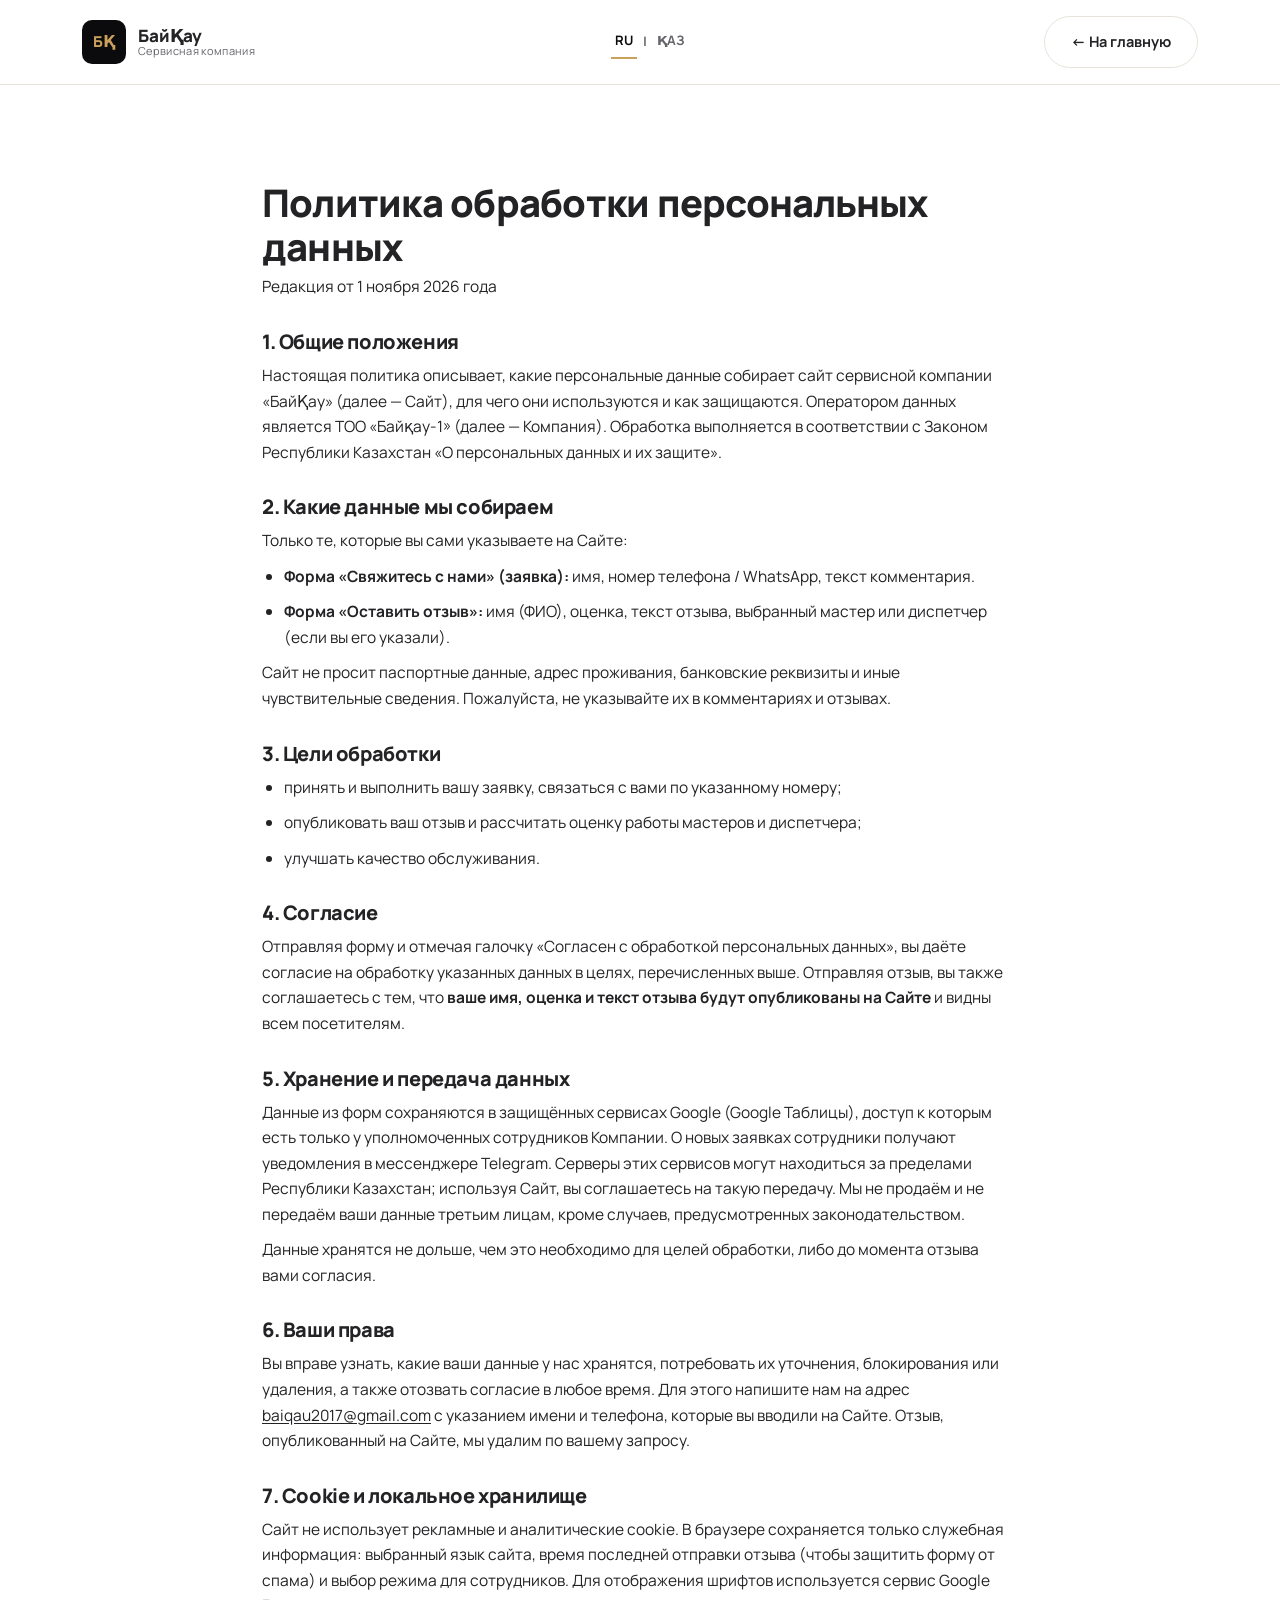
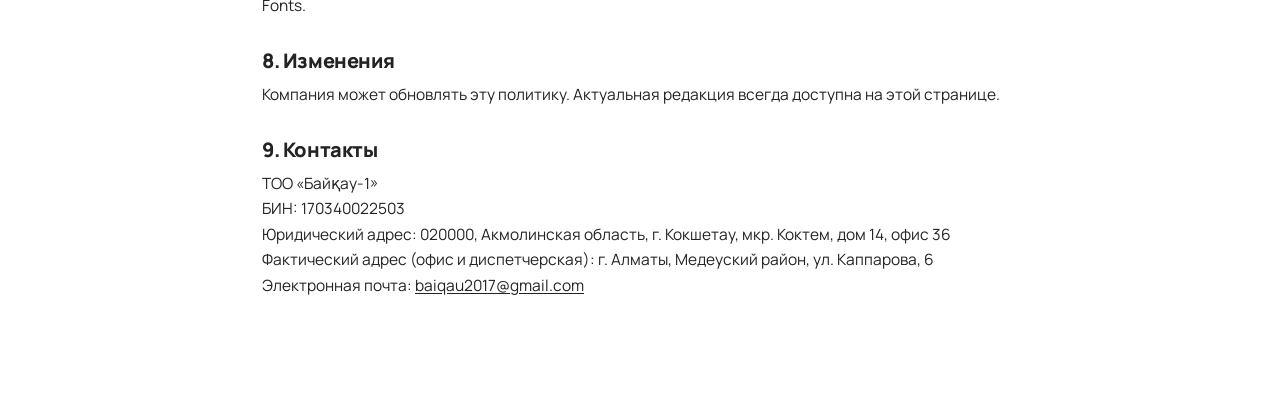
<file: privacy.html>
<!DOCTYPE html>
<html lang="ru">
<head>
<meta charset="UTF-8">
<meta name="viewport" content="width=device-width, initial-scale=1.0">
<title>Политика обработки персональных данных — БайҚау</title>
<meta name="description" content="Политика обработки персональных данных сервисной компании БайҚау: какие данные мы собираем через сайт, зачем и как их защищаем.">
<meta name="robots" content="index,follow">
<link rel="preconnect" href="https://fonts.googleapis.com">
<link rel="preconnect" href="https://fonts.gstatic.com" crossorigin>
<link href="https://fonts.googleapis.com/css2?family=Manrope:wght@400;500;600;700;800&display=swap" rel="stylesheet">
<link rel="stylesheet" href="styles.css?v=64">
<link rel="icon" type="image/svg+xml" href="favicon.svg">
</head>
<body>
<header class="site-header">
  <div class="container header-inner">
    <a href="index.html" class="logo">
      <span class="logo-mark">БҚ</span>
      <span class="logo-text">
        <span class="logo-title">БайҚау</span>
        <span class="logo-sub">Сервисная компания</span>
      </span>
    </a>
    <div class="lang-switch" role="group" aria-label="Язык">
      <button type="button" data-lang="ru" aria-pressed="true">RU</button>
      <span aria-hidden="true">|</span>
      <button type="button" data-lang="kk" aria-pressed="false">ҚАЗ</button>
    </div>
    <a href="index.html" class="btn btn-ghost">← На главную</a>
  </div>
</header>

<main>
  <section class="section">
    <div class="container legal">
      <h1>Политика обработки персональных данных</h1>
      <p class="legal-date">Редакция от 1 ноября 2026 года</p>

      <h2>1. Общие положения</h2>
      <p>Настоящая политика описывает, какие персональные данные собирает сайт сервисной компании «БайҚау» (далее — Сайт), для чего они используются и как защищаются. Оператором данных является ТОО «Байқау-1» (далее — Компания). Обработка выполняется в соответствии с Законом Республики Казахстан «О персональных данных и их защите».</p>

      <h2>2. Какие данные мы собираем</h2>
      <p>Только те, которые вы сами указываете на Сайте:</p>
      <ul>
        <li><strong>Форма «Свяжитесь с нами» (заявка):</strong> имя, номер телефона / WhatsApp, текст комментария.</li>
        <li><strong>Форма «Оставить отзыв»:</strong> имя (ФИО), оценка, текст отзыва, выбранный мастер или диспетчер (если вы его указали).</li>
      </ul>
      <p>Сайт не просит паспортные данные, адрес проживания, банковские реквизиты и иные чувствительные сведения. Пожалуйста, не указывайте их в комментариях и отзывах.</p>

      <h2>3. Цели обработки</h2>
      <ul>
        <li>принять и выполнить вашу заявку, связаться с вами по указанному номеру;</li>
        <li>опубликовать ваш отзыв и рассчитать оценку работы мастеров и диспетчера;</li>
        <li>улучшать качество обслуживания.</li>
      </ul>

      <h2>4. Согласие</h2>
      <p>Отправляя форму и отмечая галочку «Согласен с обработкой персональных данных», вы даёте согласие на обработку указанных данных в целях, перечисленных выше. Отправляя отзыв, вы также соглашаетесь с тем, что <strong>ваше имя, оценка и текст отзыва будут опубликованы на Сайте</strong> и видны всем посетителям.</p>

      <h2>5. Хранение и передача данных</h2>
      <p>Данные из форм сохраняются в защищённых сервисах Google (Google Таблицы), доступ к которым есть только у уполномоченных сотрудников Компании. О новых заявках сотрудники получают уведомления в мессенджере Telegram. Серверы этих сервисов могут находиться за пределами Республики Казахстан; используя Сайт, вы соглашаетесь на такую передачу. Мы не продаём и не передаём ваши данные третьим лицам, кроме случаев, предусмотренных законодательством.</p>
      <p>Данные хранятся не дольше, чем это необходимо для целей обработки, либо до момента отзыва вами согласия.</p>

      <h2>6. Ваши права</h2>
      <p>Вы вправе узнать, какие ваши данные у нас хранятся, потребовать их уточнения, блокирования или удаления, а также отозвать согласие в любое время. Для этого напишите нам на адрес <a href="mailto:baiqau2017@gmail.com">baiqau2017@gmail.com</a> с указанием имени и телефона, которые вы вводили на Сайте. Отзыв, опубликованный на Сайте, мы удалим по вашему запросу.</p>

      <h2>7. Cookie и локальное хранилище</h2>
      <p>Сайт не использует рекламные и аналитические cookie. В браузере сохраняется только служебная информация: выбранный язык сайта, время последней отправки отзыва (чтобы защитить форму от спама) и выбор режима для сотрудников. Для отображения шрифтов используется сервис Google Fonts.</p>

      <h2>8. Изменения</h2>
      <p>Компания может обновлять эту политику. Актуальная редакция всегда доступна на этой странице.</p>

      <h2>9. Контакты</h2>
      <p>ТОО «Байқау-1»<br>БИН: 170340022503<br>Юридический адрес: 020000, Акмолинская область, г. Кокшетау, мкр. Коктем, дом 14, офис 36<br>Фактический адрес (офис и диспетчерская): г. Алматы, Медеуский район, ул. Каппарова, 6<br>Электронная почта: <a href="mailto:baiqau2017@gmail.com">baiqau2017@gmail.com</a></p>
    </div>
  </section>
</main>
<script src="i18n.js?v=8"></script>
</body>
</html>
</file>
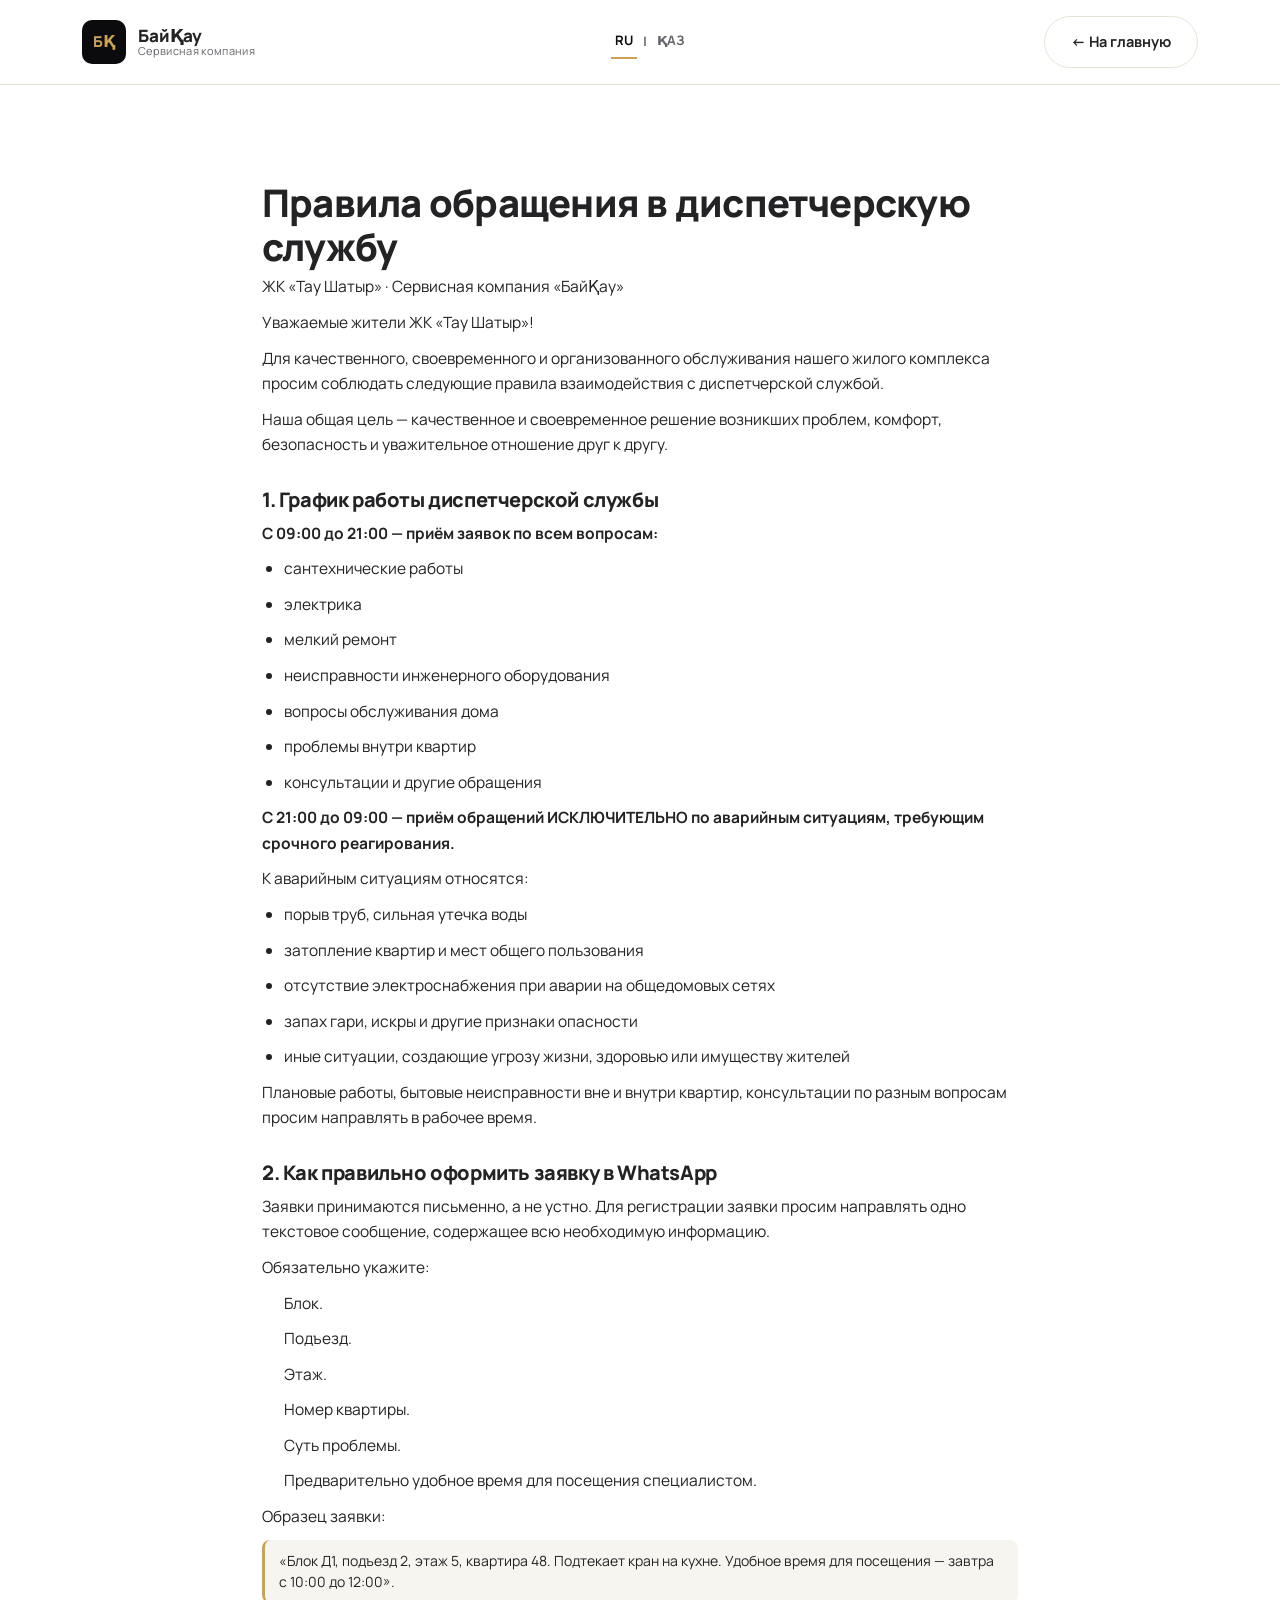
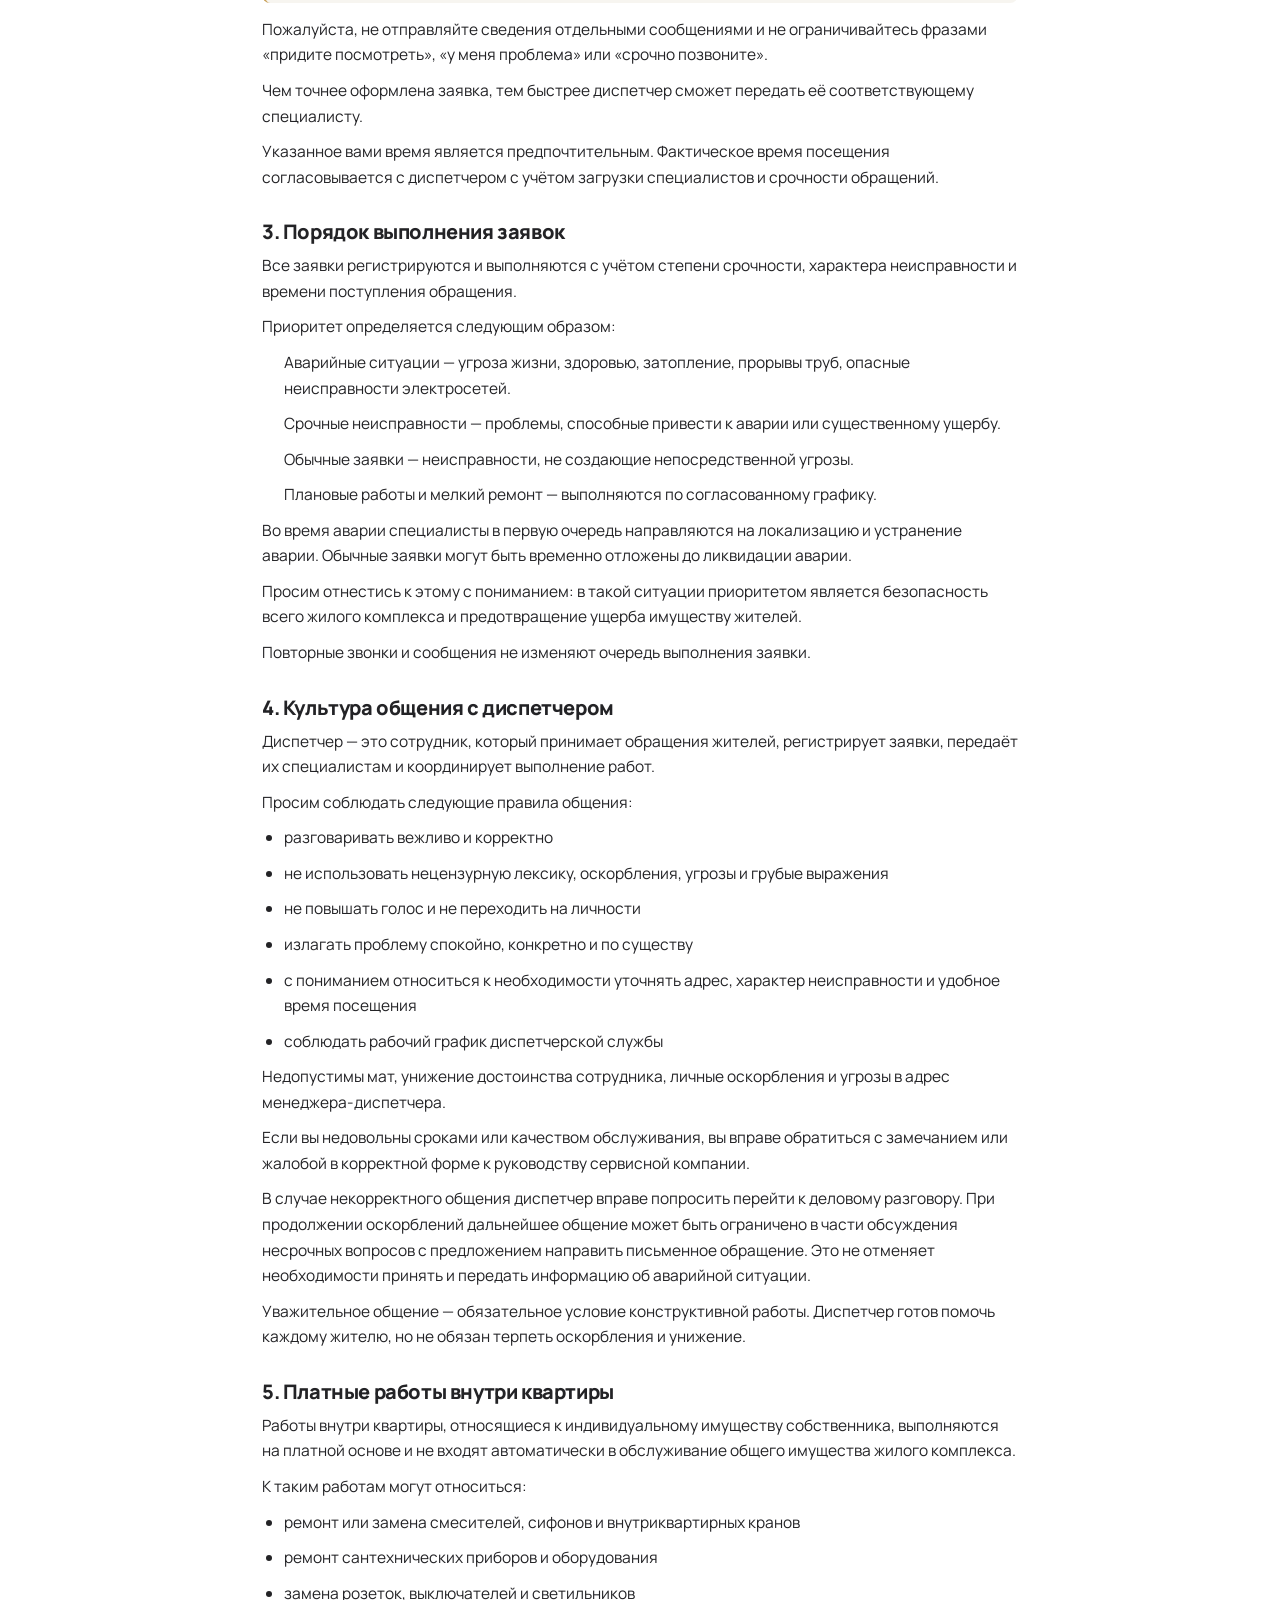
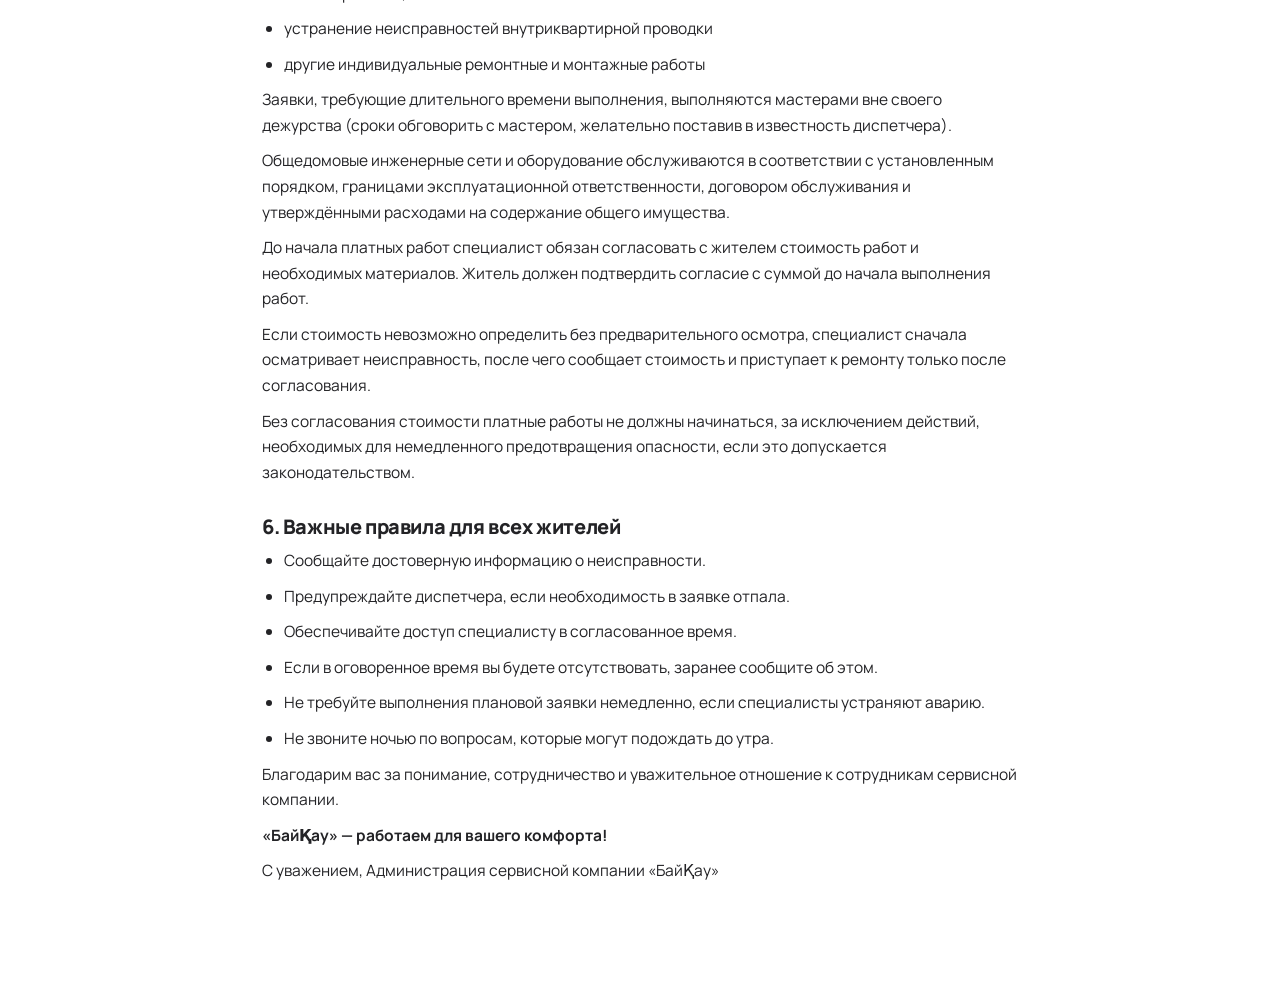
<file: rules.html>
<!DOCTYPE html>
<html lang="ru">
<head>
<meta charset="UTF-8">
<meta name="viewport" content="width=device-width, initial-scale=1.0">
<title>Правила обращения в диспетчерскую службу — БайҚау</title>
<meta name="description" content="Правила обращения в диспетчерскую службу ЖК «Тау Шатыр»: график работы, как оформить заявку в WhatsApp, приоритеты заявок, платные работы внутри квартиры.">
<meta name="robots" content="index,follow">
<link rel="canonical" href="https://baiqau.kz/rules.html">
<link rel="preconnect" href="https://fonts.googleapis.com">
<link rel="preconnect" href="https://fonts.gstatic.com" crossorigin>
<link href="https://fonts.googleapis.com/css2?family=Manrope:wght@400;500;600;700;800&display=swap" rel="stylesheet">
<link rel="stylesheet" href="styles.css?v=64">
<link rel="icon" type="image/svg+xml" href="favicon.svg">
</head>
<body>
<header class="site-header">
  <div class="container header-inner">
    <a href="index.html" class="logo">
      <span class="logo-mark">БҚ</span>
      <span class="logo-text">
        <span class="logo-title">БайҚау</span>
        <span class="logo-sub">Сервисная компания</span>
      </span>
    </a>
    <div class="lang-switch" role="group" aria-label="Язык">
      <button type="button" data-lang="ru" aria-pressed="true">RU</button>
      <span aria-hidden="true">|</span>
      <button type="button" data-lang="kk" aria-pressed="false">ҚАЗ</button>
    </div>
    <a href="index.html" class="btn btn-ghost">← На главную</a>
  </div>
</header>

<main>
  <section class="section">
    <div class="container legal">
      <h1>Правила обращения в диспетчерскую службу</h1>
      <p class="legal-date">ЖК «Тау Шатыр» · Сервисная компания «БайҚау»</p>
      <p>Уважаемые жители ЖК «Тау Шатыр»!</p>
      <p>Для качественного, своевременного и организованного обслуживания нашего жилого комплекса просим соблюдать следующие правила взаимодействия с диспетчерской службой.</p>
      <p>Наша общая цель — качественное и своевременное решение возникших проблем, комфорт, безопасность и уважительное отношение друг к другу.</p>
      <h2>1. График работы диспетчерской службы</h2>
      <p><strong>С 09:00 до 21:00 — приём заявок по всем вопросам:</strong></p>
      <ul>
        <li>сантехнические работы</li>
        <li>электрика</li>
        <li>мелкий ремонт</li>
        <li>неисправности инженерного оборудования</li>
        <li>вопросы обслуживания дома</li>
        <li>проблемы внутри квартир</li>
        <li>консультации и другие обращения</li>
      </ul>
      <p><strong>С 21:00 до 09:00 — приём обращений ИСКЛЮЧИТЕЛЬНО по аварийным ситуациям, требующим срочного реагирования.</strong></p>
      <p>К аварийным ситуациям относятся:</p>
      <ul>
        <li>порыв труб, сильная утечка воды</li>
        <li>затопление квартир и мест общего пользования</li>
        <li>отсутствие электроснабжения при аварии на общедомовых сетях</li>
        <li>запах гари, искры и другие признаки опасности</li>
        <li>иные ситуации, создающие угрозу жизни, здоровью или имуществу жителей</li>
      </ul>
      <p>Плановые работы, бытовые неисправности вне и внутри квартир, консультации по разным вопросам просим направлять в рабочее время.</p>
      <h2>2. Как правильно оформить заявку в WhatsApp</h2>
      <p>Заявки принимаются письменно, а не устно. Для регистрации заявки просим направлять одно текстовое сообщение, содержащее всю необходимую информацию.</p>
      <p>Обязательно укажите:</p>
      <ol>
        <li>Блок.</li>
        <li>Подъезд.</li>
        <li>Этаж.</li>
        <li>Номер квартиры.</li>
        <li>Суть проблемы.</li>
        <li>Предварительно удобное время для посещения специалистом.</li>
      </ol>
      <p>Образец заявки:</p>
      <blockquote class="rule-sample">«Блок Д1, подъезд 2, этаж 5, квартира 48. Подтекает кран на кухне. Удобное время для посещения — завтра с 10:00 до 12:00».</blockquote>
      <p>Пожалуйста, не отправляйте сведения отдельными сообщениями и не ограничивайтесь фразами «придите посмотреть», «у меня проблема» или «срочно позвоните».</p>
      <p>Чем точнее оформлена заявка, тем быстрее диспетчер сможет передать её соответствующему специалисту.</p>
      <p>Указанное вами время является предпочтительным. Фактическое время посещения согласовывается с диспетчером с учётом загрузки специалистов и срочности обращений.</p>
      <h2>3. Порядок выполнения заявок</h2>
      <p>Все заявки регистрируются и выполняются с учётом степени срочности, характера неисправности и времени поступления обращения.</p>
      <p>Приоритет определяется следующим образом:</p>
      <ol>
        <li>Аварийные ситуации — угроза жизни, здоровью, затопление, прорывы труб, опасные неисправности электросетей.</li>
        <li>Срочные неисправности — проблемы, способные привести к аварии или существенному ущербу.</li>
        <li>Обычные заявки — неисправности, не создающие непосредственной угрозы.</li>
        <li>Плановые работы и мелкий ремонт — выполняются по согласованному графику.</li>
      </ol>
      <p>Во время аварии специалисты в первую очередь направляются на локализацию и устранение аварии. Обычные заявки могут быть временно отложены до ликвидации аварии.</p>
      <p>Просим отнестись к этому с пониманием: в такой ситуации приоритетом является безопасность всего жилого комплекса и предотвращение ущерба имуществу жителей.</p>
      <p>Повторные звонки и сообщения не изменяют очередь выполнения заявки.</p>
      <h2>4. Культура общения с диспетчером</h2>
      <p>Диспетчер — это сотрудник, который принимает обращения жителей, регистрирует заявки, передаёт их специалистам и координирует выполнение работ.</p>
      <p>Просим соблюдать следующие правила общения:</p>
      <ul>
        <li>разговаривать вежливо и корректно</li>
        <li>не использовать нецензурную лексику, оскорбления, угрозы и грубые выражения</li>
        <li>не повышать голос и не переходить на личности</li>
        <li>излагать проблему спокойно, конкретно и по существу</li>
        <li>с пониманием относиться к необходимости уточнять адрес, характер неисправности и удобное время посещения</li>
        <li>соблюдать рабочий график диспетчерской службы</li>
      </ul>
      <p>Недопустимы мат, унижение достоинства сотрудника, личные оскорбления и угрозы в адрес менеджера-диспетчера.</p>
      <p>Если вы недовольны сроками или качеством обслуживания, вы вправе обратиться с замечанием или жалобой в корректной форме к руководству сервисной компании.</p>
      <p>В случае некорректного общения диспетчер вправе попросить перейти к деловому разговору. При продолжении оскорблений дальнейшее общение может быть ограничено в части обсуждения несрочных вопросов с предложением направить письменное обращение. Это не отменяет необходимости принять и передать информацию об аварийной ситуации.</p>
      <p>Уважительное общение — обязательное условие конструктивной работы. Диспетчер готов помочь каждому жителю, но не обязан терпеть оскорбления и унижение.</p>
      <h2>5. Платные работы внутри квартиры</h2>
      <p>Работы внутри квартиры, относящиеся к индивидуальному имуществу собственника, выполняются на платной основе и не входят автоматически в обслуживание общего имущества жилого комплекса.</p>
      <p>К таким работам могут относиться:</p>
      <ul>
        <li>ремонт или замена смесителей, сифонов и внутриквартирных кранов</li>
        <li>ремонт сантехнических приборов и оборудования</li>
        <li>замена розеток, выключателей и светильников</li>
        <li>устранение неисправностей внутриквартирной проводки</li>
        <li>другие индивидуальные ремонтные и монтажные работы</li>
      </ul>
      <p>Заявки, требующие длительного времени выполнения, выполняются мастерами вне своего дежурства (сроки обговорить с мастером, желательно поставив в известность диспетчера).</p>
      <p>Общедомовые инженерные сети и оборудование обслуживаются в соответствии с установленным порядком, границами эксплуатационной ответственности, договором обслуживания и утверждёнными расходами на содержание общего имущества.</p>
      <p>До начала платных работ специалист обязан согласовать с жителем стоимость работ и необходимых материалов. Житель должен подтвердить согласие с суммой до начала выполнения работ.</p>
      <p>Если стоимость невозможно определить без предварительного осмотра, специалист сначала осматривает неисправность, после чего сообщает стоимость и приступает к ремонту только после согласования.</p>
      <p>Без согласования стоимости платные работы не должны начинаться, за исключением действий, необходимых для немедленного предотвращения опасности, если это допускается законодательством.</p>
      <h2>6. Важные правила для всех жителей</h2>
      <ul>
        <li>Сообщайте достоверную информацию о неисправности.</li>
        <li>Предупреждайте диспетчера, если необходимость в заявке отпала.</li>
        <li>Обеспечивайте доступ специалисту в согласованное время.</li>
        <li>Если в оговоренное время вы будете отсутствовать, заранее сообщите об этом.</li>
        <li>Не требуйте выполнения плановой заявки немедленно, если специалисты устраняют аварию.</li>
        <li>Не звоните ночью по вопросам, которые могут подождать до утра.</li>
      </ul>
      <p>Благодарим вас за понимание, сотрудничество и уважительное отношение к сотрудникам сервисной компании.</p>
      <p><strong>«БайҚау» — работаем для вашего комфорта!</strong></p>
      <p>С уважением, Администрация сервисной компании «БайҚау»</p>
    </div>
  </section>
</main>
<script src="i18n.js?v=8"></script>
</body>
</html>
</file>
<file: styles.css>
:root{
  --black:#0b0b0d;
  --charcoal:#141416;
  --charcoal-2:#1c1c1f;
  --gold:#c9a15a;
  --gold-light:#e4c98a;
  --cream:#f7f5f0;
  --white:#ffffff;
  --text:#232326;
  --text-mute:#65656b;
  --border:#e7e3da;
  --radius:14px;
  --container:1180px;
}

*{box-sizing:border-box;margin:0;padding:0;}

body{
  font-family:'Manrope',system-ui,-apple-system,Segoe UI,Roboto,sans-serif;
  color:var(--text);
  background:var(--white);
  line-height:1.5;
  -webkit-font-smoothing:antialiased;
}

img,svg{max-width:100%;display:block;}
a{color:inherit;text-decoration:none;}
ul,ol{list-style:none;}
/* This is a light-only design — telling the browser explicitly stops OS-level
   forced-dark-mode heuristics from repainting unstyled/empty regions (like
   gaps between sections) with a dark default instead of the real white
   background declared below. */
html{overflow-x:hidden;background:var(--white);color-scheme:light;}
section[id]{scroll-margin-top:96px;}
@media (max-width:600px){
  section[id]{scroll-margin-top:82px;}
}

.container{
  max-width:var(--container);
  margin:0 auto;
  padding:0 32px;
}

h1,h2,h3,h4{
  font-weight:800;
  letter-spacing:-0.02em;
  line-height:1.15;
}
h2{font-size:clamp(28px,3.2vw,40px);}
h3{font-size:20px;}
h4{font-size:17px;font-weight:700;}

.eyebrow{
  text-transform:uppercase;
  letter-spacing:.14em;
  font-size:12px;
  font-weight:700;
  color:var(--gold);
  margin-bottom:14px;
}
.eyebrow.light{color:var(--gold-light);}

.section-lead{
  color:var(--text-mute);
  font-size:16px;
  max-width:560px;
  margin-top:10px;
}
.section-lead.light{color:#c8c8ce;}

.section{padding:96px 0;}
.section-alt{background:var(--cream);}
.section-dark{background:var(--black);color:var(--white);}
.section-dark h2,.section-dark h3,.section-dark h4{color:var(--white);}

.btn{
  display:inline-flex;
  align-items:center;
  justify-content:center;
  padding:14px 26px;
  border-radius:999px;
  font-weight:700;
  font-size:14.5px;
  border:1.5px solid transparent;
  cursor:pointer;
  transition:transform .15s ease, background .2s ease, color .2s ease, border-color .2s ease;
  white-space:nowrap;
}
.btn:hover{transform:translateY(-2px);}
.btn-primary{background:var(--gold);color:var(--black);}
.btn-primary:hover{background:var(--gold-light);}
.btn-ghost{border-color:var(--border);color:var(--text);}
.section-dark .btn-ghost{border-color:#3a3a3f;color:var(--white);}

/* ---------- HEADER ---------- */
.site-header{
  position:sticky;top:0;z-index:100;
  background:rgba(255,255,255,.92);
  backdrop-filter:blur(10px);
  border-bottom:1px solid var(--border);
}
.header-inner{
  display:flex;align-items:center;justify-content:space-between;
  height:84px;gap:24px;
}
.logo{display:flex;align-items:center;gap:12px;flex-shrink:0;}
.logo-mark{
  width:44px;height:44px;border-radius:10px;
  background:var(--black);
  color:var(--gold);
  display:flex;align-items:center;justify-content:center;
  font-weight:800;font-size:15px;letter-spacing:.02em;
}
.logo-text{display:flex;flex-direction:column;line-height:1.15;}
.logo-title{font-weight:800;font-size:17px;}
.logo-sub{font-size:11px;color:var(--text-mute);letter-spacing:.03em;}

.main-nav{display:flex;gap:20px;flex:1;justify-content:center;}
.main-nav a{font-size:14px;font-weight:600;color:var(--text);opacity:.8;transition:opacity .15s;white-space:nowrap;}
.main-nav a:hover{opacity:1;}

.header-cta{flex-shrink:0;}

/* Origin CTA button — a color fill expands from the cursor/tap point to
   cover the button, flipping the text to a contrasting color as it fills */
.btn-origin{
  position:relative;isolation:isolate;overflow:hidden;
  display:inline-flex;align-items:center;justify-content:center;
  height:48px;padding:0 30px;border-radius:14px;
  font-weight:700;font-size:14.5px;letter-spacing:-.01em;cursor:pointer;
  background:var(--black);color:var(--gold-light);
  border:1.5px solid rgba(201,161,90,.35);
  transition:color .3s cubic-bezier(.16,1,.3,1);
  touch-action:manipulation;
}
.btn-origin:active{transform:scale(.985);}
.origin-fill{
  position:absolute;z-index:0;pointer-events:none;
  width:0;height:0;left:50%;top:50%;border-radius:50%;
  background:var(--gold);
  transform:translate(-50%,-50%) scale(0);
  transition:transform .5s cubic-bezier(.16,1,.3,1);
}
.btn-origin.is-filled{color:var(--black);}
.btn-origin.is-filled .origin-fill{transform:translate(-50%,-50%) scale(1);}
.origin-label{position:relative;z-index:1;}
@media (prefers-reduced-motion: reduce){
  .origin-fill,.btn-origin{transition:none;}
}

.burger{
  display:none;flex-direction:column;justify-content:center;gap:5px;
  width:40px;height:40px;border:none;background:none;cursor:pointer;flex-shrink:0;
}
.burger span{width:22px;height:2px;background:var(--black);border-radius:2px;transition:.2s;}

.mobile-nav{
  position:fixed;inset:0;top:84px;
  background:var(--white);
  display:flex;flex-direction:column;gap:4px;
  padding:24px 32px 40px;
  transform:translateX(100%);
  transition:transform .28s ease;
  z-index:99;
  overflow-y:auto;
}
.mobile-nav.open{transform:translateX(0);}
.mobile-nav a{
  padding:16px 0;border-bottom:1px solid var(--border);
  font-size:17px;font-weight:600;
}
.mobile-nav .btn{margin-top:20px;width:100%;}

/* ---------- HERO ---------- */
.hero{padding:48px 0 80px;}
.hero h1{font-size:clamp(32px,4vw,48px);margin-top:14px;}
.hero-sub{color:var(--text-mute);font-size:17px;margin:22px 0 32px;max-width:520px;}
.hero-actions{display:flex;gap:14px;flex-wrap:wrap;}

@media (min-width:981px){
  .hero{display:flex;flex-direction:column;justify-content:center;min-height:calc(100vh - 85px);}
}

/* Hero beams — animated canvas light beams behind centered hero content */
.hero-beams{
  position:relative;overflow:hidden;isolation:isolate;
  background:var(--black);text-align:center;
}
.hero-beams-canvas{
  position:absolute;inset:0;width:100%;height:100%;z-index:0;
  filter:blur(15px);
}
.hero-beams-overlay{
  position:absolute;inset:0;z-index:1;
  background:rgba(11,11,13,.45);
  animation:beams-pulse 10s ease-in-out infinite;
  pointer-events:none;
}
@keyframes beams-pulse{
  0%,100%{opacity:.35;}
  50%{opacity:.7;}
}
.hero-beams-content{
  position:relative;z-index:2;
  max-width:960px;margin:0 auto;
  display:flex;flex-direction:column;align-items:center;
}
.hero-beams h1{color:var(--white);font-size:clamp(30px,3.6vw,46px);line-height:1.2;}
.hero-beams .hero-sub{color:#d6d3ca;margin-left:auto;margin-right:auto;}
.hero-beams .hero-actions{justify-content:center;}
.btn-ghost-light{
  border:1.5px solid rgba(255,255,255,.28);color:var(--white);
}
.btn-ghost-light:hover{border-color:rgba(255,255,255,.5);}
@media (prefers-reduced-motion: reduce){
  .hero-beams-overlay{animation:none;opacity:.5;}
}

/* ---------- APPEAR ANIMATIONS ---------- */
@keyframes appear{
  from{opacity:0;transform:translateY(16px);}
  to{opacity:1;transform:translateY(0);}
}
@keyframes appearZoom{
  from{opacity:0;transform:scale(.94);}
  to{opacity:1;transform:scale(1);}
}
.animate-appear{opacity:0;animation:appear .7s ease-out forwards;}
.animate-appear-zoom{opacity:0;animation:appearZoom .8s ease-out forwards;}
.delay-100{animation-delay:.1s;}
.delay-200{animation-delay:.2s;}
.delay-300{animation-delay:.3s;}
.delay-500{animation-delay:.5s;}

@media (prefers-reduced-motion: reduce){
  .animate-appear,.animate-appear-zoom{animation:none;opacity:1;transform:none;}
}

/* Scroll reveal — headings, leads and cards below the fold start hidden and
   play the same `appear` keyframes as the hero once scrolled into view.
   Only .reveal itself sets opacity, so it never fights a card's own hover
   transition (dock-item, stat, problem-card etc. animate transform/box-shadow
   via `transition`, an unrelated CSS mechanism from `animation`). Once the
   reveal finishes, script.js strips these classes entirely — see
   initScrollReveal — so hover behaves exactly as if this feature didn't exist. */
.reveal{opacity:0;}
.reveal.revealed{animation:appear .7s cubic-bezier(.16,1,.3,1) both;}
@media (prefers-reduced-motion: reduce){
  .reveal{opacity:1;}
}

/* ---------- ABOUT ---------- */
.about-inner{display:grid;grid-template-columns:1.3fr 1fr;gap:64px;align-items:start;}
.about-text p{color:var(--text-mute);margin:18px 0 24px;font-size:16px;max-width:560px;}
.check-list li{
  display:flex;align-items:center;gap:12px;margin-bottom:14px;font-weight:600;font-size:15px;
}
.check-icon{
  flex-shrink:0;width:22px;height:22px;border-radius:50%;background:var(--gold);
  display:flex;align-items:center;justify-content:center;
}

.about-stats{display:grid;grid-template-columns:1fr 1fr;gap:24px;}

/* Director's welcome — photo and quote from Дамеля Куантаевна. Spans the
   full grid width below both about-inner columns, same technique as
   .cta-copyright. The photo bleeds to the card's own edges and stretches to
   its full height (align-items:stretch + overflow:hidden clipping to the
   card's own border-radius) instead of sitting as a small inset thumbnail —
   a boxed insert was tried a few times over and never read as prominent
   enough. Padding lives only on the text side now. */
.about-welcome{
  grid-column:1 / -1;margin-top:8px;
  display:flex;align-items:stretch;
  background:var(--cream);border:1px solid var(--border);border-radius:var(--radius);
  overflow:hidden;
}
/* A plain <img> as the flex item fought align-items:stretch two different
   ways — height:100% didn't resolve against the container's indeterminate
   height, and unset height instead used the image's raw intrinsic 1280px
   as its hypothetical size, ballooning the whole row. A wrapper div has no
   such replaced-element sizing quirks: it stretches to the text column's
   real height like any ordinary block box, and *then* the img inside gets
   a genuinely definite 100%/100% to fill. */
.about-welcome-photo-frame{width:160px;flex-shrink:0;align-self:stretch;}
.about-welcome-photo{
  width:100%;height:100%;display:block;
  object-fit:cover;object-position:50% 0%;
}
.about-welcome-text{flex:1;min-width:240px;padding:24px 28px;}
.about-welcome-quote{
  color:var(--text);font-size:14.5px;font-weight:500;line-height:1.5;
  max-width:640px;margin:0 0 8px;
}
.about-welcome-quote:last-of-type{margin-bottom:12px;}
.about-welcome-author strong{display:block;font-size:14.5px;font-weight:800;}
.about-welcome-author span{font-size:13px;color:var(--text-mute);}

@media (max-width:600px){
  .about-welcome{flex-direction:column;}
  .about-welcome-photo-frame{width:100%;height:220px;}
  /* The frame goes wide-and-short here instead of tall-and-narrow, so the
     same "top" crop that works on desktop was cutting off her face below
     the eyes — nudged down to where her face actually sits at this ratio. */
  .about-welcome-photo{object-position:center 25%;}
  .about-welcome-text{padding:22px 24px;}
}
.stat{
  background:var(--cream);border-radius:var(--radius);padding:22px 20px;
  border-top:3px solid var(--gold);
  transition:transform .2s ease, box-shadow .2s ease;
}
.stat:hover{transform:translateY(-4px);box-shadow:0 14px 28px rgba(0,0,0,.07);}
.stat-icon{
  width:36px;height:36px;border-radius:10px;background:rgba(201,161,90,.16);color:var(--gold);
  display:flex;align-items:center;justify-content:center;margin-bottom:16px;
}
.stat-num{display:block;font-size:30px;font-weight:800;color:var(--black);}
.stat-label{display:block;font-size:13px;color:var(--text-mute);margin-top:6px;line-height:1.35;}

/* ---------- PROBLEMS ---------- */
.problem-grid{
  display:grid;grid-template-columns:repeat(3,1fr);gap:18px;margin-top:36px;
}
.problem-card{
  background:var(--white);border:1px solid var(--border);border-radius:var(--radius);
  padding:24px 22px;font-weight:600;font-size:15px;
  display:flex;flex-direction:column;gap:16px;
  transition:transform .2s ease, box-shadow .2s ease, border-color .2s ease;
}
.problem-card:hover{
  transform:translateY(-4px);box-shadow:0 16px 30px rgba(0,0,0,.06);border-color:var(--gold);
}
.problem-icon{
  width:40px;height:40px;border-radius:10px;background:var(--black);color:var(--gold);
  display:flex;align-items:center;justify-content:center;flex-shrink:0;
}
.problem-card p{margin:0;line-height:1.4;}

/* ---------- SERVICES CAROUSEL ---------- */
.section-head{
  display:flex;justify-content:space-between;align-items:flex-end;gap:24px;margin-bottom:36px;flex-wrap:wrap;
}
.carousel-controls{display:flex;gap:10px;}
.carousel-btn{
  width:44px;height:44px;border-radius:50%;border:1.5px solid var(--border);
  background:var(--white);cursor:pointer;font-size:16px;
  display:flex;align-items:center;justify-content:center;transition:.2s;
}
.carousel-btn:hover{background:var(--black);color:var(--gold);border-color:var(--black);}

.carousel{
  display:flex;gap:20px;overflow-x:auto;scroll-snap-type:x mandatory;
  padding-bottom:8px;
  scrollbar-width:none;
}
.carousel::-webkit-scrollbar{display:none;}

.service-card{
  scroll-snap-align:start;flex:0 0 290px;
  background:var(--cream);border-radius:var(--radius);
  padding:28px 24px;
  transition:transform .2s ease, box-shadow .2s ease;
}
.service-card:hover{transform:translateY(-4px);box-shadow:0 16px 30px rgba(0,0,0,.08);}
.service-icon{font-size:30px;margin-bottom:16px;}
.service-card h3{margin-bottom:14px;}
.service-card ul li{
  font-size:14px;color:var(--text-mute);padding-left:16px;position:relative;margin-bottom:8px;
}
.service-card ul li::before{
  content:"";position:absolute;left:0;top:8px;width:5px;height:5px;border-radius:50%;background:var(--gold);
}

/* ---------- SLA ---------- */
.sla-inner{display:grid;grid-template-columns:1.2fr 1fr;gap:56px;align-items:start;}
.sla-list li{
  padding:14px 0;border-bottom:1px solid #2a2a2e;color:#d6d6db;font-size:15px;
}
.sla-list strong{color:var(--white);}

.cycle-card{
  background:var(--charcoal-2);border:1px solid #2a2a2e;border-radius:var(--radius);padding:32px;
}
.cycle-card h3{margin-bottom:18px;}
.cycle-list{counter-reset:step;}
.cycle-list li{
  counter-increment:step;padding:10px 0 10px 40px;position:relative;color:#d6d6db;font-size:15px;
  border-bottom:1px solid #2a2a2e;
}
.cycle-list li:last-child{border-bottom:none;}
.cycle-list li::before{
  content:counter(step);
  position:absolute;left:0;top:8px;width:24px;height:24px;border-radius:50%;
  background:var(--gold);color:var(--black);font-weight:800;font-size:12px;
  display:flex;align-items:center;justify-content:center;
}

/* ---------- PACKAGES ---------- */
.package-grid{
  display:grid;grid-template-columns:repeat(5,1fr);gap:18px;margin-top:36px;
}
.package-card{
  background:var(--white);border:1px solid var(--border);border-radius:var(--radius);
  padding:26px 22px;position:relative;
  transition:transform .2s ease, box-shadow .2s ease, border-color .2s ease;
}
.package-card:hover{transform:translateY(-4px);box-shadow:0 16px 30px rgba(0,0,0,.06);border-color:var(--gold);}
.package-card.featured{
  background:var(--black);color:var(--white);border-color:var(--black);
}
.package-card.featured h3{color:var(--gold-light);}
.package-card.featured ul li{color:#d6d6db;}
.badge{
  position:absolute;top:-12px;right:20px;background:var(--gold);color:var(--black);
  font-size:11px;font-weight:800;padding:5px 12px;border-radius:999px;text-transform:uppercase;letter-spacing:.04em;
}
.package-card h3{margin-bottom:14px;}
.package-card ul li{
  font-size:13.5px;color:var(--text-mute);padding-left:14px;position:relative;margin-bottom:8px;line-height:1.4;
}
.package-card ul li::before{
  content:"";position:absolute;left:0;top:7px;width:5px;height:5px;border-radius:50%;background:var(--gold);
}
.audit-note{margin-top:28px;color:var(--text-mute);font-size:14.5px;}

/* ---------- PROCESS ---------- */
.process-inner{display:grid;grid-template-columns:0.9fr 1.1fr;gap:64px;align-items:start;}
.process-visual{position:relative;}
.badge-circle{
  position:absolute;z-index:2;top:-20px;left:-16px;
  width:130px;height:130px;border-radius:50%;
  background:var(--gold);color:var(--black);
  display:flex;align-items:center;justify-content:center;text-align:center;
  font-weight:800;font-size:14px;line-height:1.25;padding:10px;
  box-shadow:0 12px 30px rgba(201,161,90,.35);
}
/* Box-model centering leaves this optically low — the font's line-height
   reserves more visual space below the glyphs than above them. Nudge up. */
.badge-circle span{transform:translateY(-3px);}
.process-svg{border-radius:20px;width:100%;height:auto;}

.steps-list{margin-top:20px;}
.steps-list li{display:flex;gap:18px;padding:14px 0;border-bottom:1px solid var(--border);}
.steps-list li:last-child{border-bottom:none;}
.step-num{font-size:20px;font-weight:800;color:var(--gold);flex-shrink:0;}
.steps-list h4{margin-bottom:4px;}
.steps-list p{color:var(--text-mute);font-size:14.5px;}

/* ---------- GOLD KEY ---------- */
.goldkey-inner{display:grid;grid-template-columns:0.7fr 1.3fr;gap:56px;align-items:start;}
.key-badge{
  width:220px;height:220px;border-radius:50%;
  background:radial-gradient(circle at 35% 30%, var(--gold-light), var(--gold) 60%, #8a6c33 100%);
  display:flex;align-items:center;justify-content:center;font-size:76px;
  box-shadow:0 20px 50px rgba(201,161,90,.25);
  margin:0 auto;
}
.goldkey-text p{color:#c8c8ce;margin:18px 0 26px;max-width:600px;}
.goldkey-tags{display:flex;flex-wrap:wrap;gap:12px;}
.goldkey-tags span{
  background:var(--charcoal-2);border:1px solid #2f2f34;padding:10px 16px;border-radius:999px;
  font-size:13.5px;font-weight:600;color:var(--gold-light);
}

/* ---------- WORKS (до/после) ---------- */
.works-grid{
  display:grid;grid-template-columns:repeat(3,1fr);gap:18px;margin-top:36px;
}
.work-card{
  background:var(--white);border:1px solid var(--border);border-radius:var(--radius);
  overflow:hidden;transition:transform .2s ease, box-shadow .2s ease;
}
.work-card:hover{transform:translateY(-4px);box-shadow:0 16px 30px rgba(0,0,0,.06);}
.work-photos{display:grid;grid-template-columns:1fr 1fr;}
.work-photo{position:relative;background:var(--cream);}
.work-photo img{width:100%;height:150px;object-fit:cover;display:block;}
/* Video card — same card shell (border, radius, hover-lift) as the photo
   cards, just a taller media area since the footage is shot vertically on a
   phone; squeezing it down to the 150px photo strip would crop away most of
   the frame. `controls` gives it the native play button over the poster. */
.work-video-thumb{width:100%;height:220px;background:var(--black);}
.work-video-thumb video{width:100%;height:100%;object-fit:cover;display:block;}
.work-photo::after{
  content:attr(data-label);
  position:absolute;bottom:8px;left:8px;
  background:rgba(11,11,13,.75);color:var(--gold-light);
  font-size:10px;font-weight:800;text-transform:uppercase;letter-spacing:.05em;
  padding:3px 9px;border-radius:6px;
}
.work-info{padding:16px 18px;}
.work-info h4{margin-bottom:4px;}
.work-info p{color:var(--text-mute);font-size:13px;margin:0;}
.works-placeholder{
  grid-column:1 / -1;background:var(--white);border:1.5px dashed var(--border);border-radius:var(--radius);
  padding:32px;text-align:center;color:var(--text-mute);font-size:14.5px;
}

/* ---------- REVIEWS ---------- */
/* This section's real content (a placeholder review card) is short, and the
   section right after it is black — on a tall viewport that combination
   exposed a black stripe below, since a short section's own background
   can't stretch past its own content without a min-height. Sized to the
   viewport minus the header so it fills the screen it's scrolled to
   without depending on how much placeholder content happens to exist. */
#reviews{min-height:calc(100vh - 85px);}
@media (max-width:600px){
  #reviews{min-height:calc(100vh - 72px);}
}
.review-card{
  margin-top:36px;background:var(--cream);border-radius:var(--radius);padding:32px;max-width:640px;
}
.quote{font-size:18px;font-weight:600;line-height:1.5;}
.review-author{display:flex;align-items:center;gap:14px;margin-top:22px;}
.avatar{width:44px;height:44px;border-radius:50%;background:var(--border);}
.review-author strong{display:block;font-size:14.5px;}
.review-author span{font-size:13px;color:var(--text-mute);}

.reviews-layout{display:grid;grid-template-columns:minmax(0,380px) minmax(0,1fr);gap:40px;margin-top:36px;align-items:start;}
.review-form{
  background:var(--cream);border:1px solid var(--border);border-radius:var(--radius);
  padding:28px;display:flex;flex-direction:column;gap:14px;
}
.review-form h3{margin-bottom:2px;}
.review-form input[type=text],.review-form textarea{
  background:var(--white);border:1px solid var(--border);border-radius:10px;
  padding:14px 16px;font-family:inherit;font-size:14.5px;color:var(--text);resize:none;
}
.review-form input[type=text]:focus,.review-form textarea:focus{outline:2px solid var(--gold);outline-offset:1px;}
.hp-field{position:absolute !important;left:-9999px;width:1px;height:1px;opacity:0;}
.star-row{display:flex;align-items:center;gap:12px;}
.star-label{font-size:13px;font-weight:600;color:var(--text-mute);}
.star-input{display:flex;flex-direction:row-reverse;justify-content:flex-end;gap:2px;position:relative;}
.star-input input{position:absolute;opacity:0;pointer-events:none;}
.star-input label{font-size:30px;line-height:1;color:#d9d4c7;cursor:pointer;transition:color .15s ease, transform .15s ease;}
.star-input label:hover,.star-input label:hover ~ label,
.star-input input:checked ~ label{color:var(--gold);}
.star-input label:hover{transform:scale(1.12);}
.star-input input:focus-visible + label{outline:2px solid var(--gold);border-radius:4px;}
.review-form.has-error .star-input label{color:#e0b4a8;}

.reviews-board{display:flex;flex-direction:column;gap:16px;align-items:flex-start;}
.reviews-summary{display:flex;align-items:center;gap:12px;font-weight:700;font-size:15px;}
.reviews-summary .stars{color:var(--gold);font-size:20px;letter-spacing:2px;}
.reviews-summary span.muted{font-weight:500;color:var(--text-mute);}
.reviews-list{display:flex;flex-direction:column;gap:14px;width:100%;}
.reviews-empty{color:var(--text-mute);font-size:15px;}
.review-item{background:var(--cream);border-radius:var(--radius);padding:22px 24px;}
.review-item-head{display:flex;justify-content:space-between;align-items:baseline;gap:12px;flex-wrap:wrap;}
.review-item-head strong{font-size:15px;}
.review-item .stars{color:var(--gold);letter-spacing:2px;font-size:16px;}
.review-item .stars .off{color:#d9d4c7;}
.review-item p{margin-top:8px;font-size:14.5px;line-height:1.55;color:var(--text);white-space:pre-line;overflow-wrap:anywhere;}
.review-item time{font-size:12.5px;color:var(--text-mute);}

@media (max-width:980px){
  .reviews-layout{grid-template-columns:1fr;}
}

/* ---------- GLOWING CURSOR-TRACKING CARD BORDER ---------- */
.glow-card{position:relative;}
.glow-border{
  display:block;position:absolute;inset:0;z-index:6;
  border-radius:inherit;pointer-events:none;
}
.glow-border::after{
  content:"";position:absolute;inset:0;border-radius:inherit;
  padding:1.5px;
  background:conic-gradient(from calc((var(--start,0) - 26)*1deg),
    transparent 0deg,
    var(--gold-light) 26deg,
    var(--gold) 52deg,
    transparent 78deg,
    transparent 360deg);
  -webkit-mask:linear-gradient(#fff 0 0) content-box, linear-gradient(#fff 0 0);
  -webkit-mask-composite:xor;
  mask-composite:exclude;
  opacity:var(--active,0);
  transition:opacity .3s ease;
}
@media (prefers-reduced-motion: reduce){
  .glow-border{display:none;}
}

/* ---------- CTA ---------- */
.cta-section{background:var(--black);color:var(--white);padding:96px 0 32px;}
.cta-inner{display:grid;grid-template-columns:1fr 1fr;gap:56px;align-items:start;}
.cta-text h2{color:var(--white);font-size:clamp(30px,3.5vw,42px);}
.cta-text p{color:#c8c8ce;margin:14px 0 30px;font-size:17px;}

/* Contact dock */
.contact-dock{
  display:flex;gap:14px;margin-top:6px;flex-wrap:wrap;
  animation:dockFloat 8s ease-in-out infinite;
}
@keyframes dockFloat{0%,100%{transform:translateY(0);}50%{transform:translateY(-4px);}}
@media (prefers-reduced-motion: reduce){
  .contact-dock{animation:none;}
}
.dock-item{
  position:relative;width:54px;height:54px;border-radius:16px;flex-shrink:0;
  background:var(--charcoal-2);border:1px solid #33333a;color:var(--gold-light);
  display:flex;align-items:center;justify-content:center;
  transition:transform .35s cubic-bezier(.34,1.56,.64,1), background .2s ease, border-color .2s ease, box-shadow .2s ease;
}
.dock-item svg{width:22px;height:22px;}
.dock-item:hover,.dock-item:focus-visible{
  transform:scale(1.15) rotate(-4deg);
  background:var(--charcoal);border-color:var(--gold);
  box-shadow:0 10px 26px rgba(201,161,90,.28);
}
.dock-tooltip{
  position:absolute;bottom:calc(100% + 10px);left:50%;
  transform:translateX(-50%) translateY(4px);
  background:var(--black);color:var(--gold-light);font-size:12px;font-weight:700;
  padding:7px 11px;border-radius:8px;white-space:nowrap;
  border:1px solid #33333a;
  opacity:0;pointer-events:none;transition:opacity .2s ease, transform .2s ease;
}
.dock-item:hover .dock-tooltip,.dock-item:focus-visible .dock-tooltip{
  opacity:1;transform:translateX(-50%) translateY(0);
}

/* Contact form */
.cta-form{
  background:var(--charcoal);border:1px solid #2a2a2e;border-radius:var(--radius);
  padding:32px;display:flex;flex-direction:column;gap:14px;
}
.cta-form input,.cta-form textarea{
  background:var(--charcoal-2);border:1px solid #33333a;border-radius:10px;
  padding:14px 16px;color:var(--white);font-family:inherit;font-size:14.5px;resize:none;
}
.cta-form input::placeholder,.cta-form textarea::placeholder{color:#8a8a90;}
.consent{display:flex;align-items:center;gap:10px;font-size:12.5px;color:#a8a8ae;}
.consent input{width:auto;}
.cta-form .btn{margin-top:6px;}

/* Copyright — its own row at the bottom of the grid, spanning both the
   text and form columns, on every screen size. The grid's own row-gap
   already provides the vertical spacing above it, so no extra margin-top
   is needed on top of that. No max-width either: on desktop the row is
   as wide as the whole grid, and the text should run the full width of
   it instead of stopping short and leaving the rest of the row empty. */
.cta-copyright{
  grid-column:1 / -1;
  padding-top:24px;border-top:1px solid #2a2a2e;
  font-size:12.5px;color:#8a8a90;
}

/* ---------- TOAST NOTIFICATIONS ---------- */
.toast-container{
  position:fixed;top:20px;right:20px;z-index:300;
  display:flex;flex-direction:column;gap:12px;
  pointer-events:none;
}
.toast{
  pointer-events:auto;position:relative;overflow:hidden;isolation:isolate;
  display:flex;align-items:flex-start;gap:12px;
  width:340px;max-width:calc(100vw - 40px);
  background:var(--charcoal);border:1px solid #33333a;border-radius:14px;
  padding:16px 18px;box-shadow:0 20px 50px rgba(0,0,0,.35);
  transform:translateX(120%);opacity:0;
  animation:toastIn .5s cubic-bezier(.16,1,.3,1) forwards;
}
.toast.toast-out{animation:toastOut .35s ease forwards;}
@keyframes toastIn{to{transform:translateX(0);opacity:1;}}
@keyframes toastOut{to{transform:translateX(120%);opacity:0;}}
.toast-icon{
  flex-shrink:0;width:30px;height:30px;border-radius:50%;margin-top:1px;
  background:var(--gold);color:var(--black);
  display:flex;align-items:center;justify-content:center;
}
.toast-body{flex:1;min-width:0;}
.toast-title{display:block;font-weight:800;font-size:14.5px;color:var(--white);}
.toast-message{display:block;font-size:13px;color:#c8c8ce;margin-top:3px;line-height:1.4;}
.toast-close{
  flex-shrink:0;background:none;border:none;color:#8a8a90;cursor:pointer;
  font-size:18px;line-height:1;padding:0 0 0 4px;transition:color .15s ease;
}
.toast-close:hover{color:var(--white);}
.toast-progress{
  position:absolute;left:0;bottom:0;height:3px;width:100%;background:var(--gold);
  animation:toastProgress linear forwards;
  animation-duration:var(--toast-duration,5000ms);
}
@keyframes toastProgress{to{width:0%;}}
@media (prefers-reduced-motion: reduce){
  .toast{animation:none;transform:none;opacity:1;}
  .toast-progress{animation:none;}
}
@media (max-width:600px){
  .toast-container{left:12px;right:12px;top:12px;}
  .toast{width:100%;}
}

/* ================= RESPONSIVE ================= */
/* Measured this directly: the 8-link nav still fits with no overlap all the
   way down to ~1141px, so there was no real need to raise this past the
   original 1140px — doing that hid the full nav on screens where it used
   to show, which read as a regression. Only the link list goes behind the
   burger here — "Оставить заявку" is the primary action, not secondary
   navigation, so it stays visible next to the burger all the way down to
   phone width instead of disappearing early too. */
@media (max-width: 1140px){
  .main-nav{display:none;}
  .burger{display:flex;}
}

@media (max-width: 980px){
  .container{padding:0 20px;}
  .about-inner,.sla-inner,.process-inner,.goldkey-inner,.cta-inner{
    grid-template-columns:1fr;
  }
  .about-stats{grid-template-columns:1fr 1fr;}
  .problem-grid{grid-template-columns:1fr 1fr;}
  .package-grid{grid-template-columns:1fr 1fr;}
  .works-grid{grid-template-columns:1fr 1fr;}
  .goldkey-visual{order:-1;}
}

@media (max-width: 600px){
  .section{padding:64px 0;}
  .hero{padding:32px 0 56px;}
  .header-inner{height:72px;}
  .header-cta{display:none;} /* real phone width — the mobile-nav drawer has its own "Оставить заявку" button */
  .mobile-nav{top:72px;}
  .problem-grid{grid-template-columns:1fr;}
  .package-grid{grid-template-columns:1fr;}
  .works-grid{grid-template-columns:1fr;}
  .about-stats{grid-template-columns:1fr 1fr;gap:14px;}
  .service-card{flex:0 0 78vw;}
  .badge-circle{width:104px;height:104px;font-size:12px;left:8px;top:-16px;}
  .key-badge{width:160px;height:160px;font-size:56px;}
  .cta-form{padding:22px;}
}
.works-more{display:flex;margin:28px auto 0;}
[hidden]{display:none !important;}
.review-form .btn,.reviews-board .btn,.works-more{font-family:inherit;}
.reviews-summary .stars .off{color:#d9d4c7;}

.masters{margin-top:36px;}
.masters h3{margin-bottom:16px;}
.masters-grid{display:grid;grid-template-columns:repeat(auto-fill,minmax(230px,1fr));gap:16px;}
.master-card{background:var(--cream);border:1px solid var(--border);border-radius:var(--radius);overflow:hidden;display:flex;flex-direction:column;}
.master-card img,.master-photo-empty{width:100%;aspect-ratio:3/4;object-fit:cover;object-position:top center;background:var(--border);display:block;}
.master-info{padding:16px 18px 18px;display:flex;flex-direction:column;gap:4px;}
.master-info strong{font-size:15.5px;}
.master-info > span{font-size:13px;color:var(--text-mute);}
.master-rating{font-size:14px;font-weight:700;margin-top:6px;}
.master-rating .stars{color:var(--gold);letter-spacing:1px;}
.master-rating .stars .off{color:#d9d4c7;}
.master-rating .muted{font-weight:500;color:var(--text-mute);}
.master-rate{margin-top:10px;align-self:flex-start;background:var(--black);color:var(--gold-light);border:none;border-radius:999px;padding:9px 18px;font:700 13px/1 inherit;font-family:inherit;cursor:pointer;}
.master-rate:hover{background:#26262a;}
.review-form select{background:var(--white);border:1px solid var(--border);border-radius:10px;padding:14px 16px;font-family:inherit;font-size:14.5px;color:var(--text);}
.review-master{font-size:13px;color:var(--text-mute);margin-top:4px;}
.review-item-foot{display:flex;justify-content:space-between;align-items:center;margin-top:8px;}
.review-delete{background:none;border:1px solid #d9b4ad;color:#a33a2c;border-radius:999px;padding:5px 14px;font:600 12px/1 inherit;font-family:inherit;cursor:pointer;}
.review-delete:hover{background:#a33a2c;color:#fff;}
.admin-toggle{background:none;border:none;color:var(--text-mute);font:500 12px/1 inherit;font-family:inherit;text-decoration:underline;cursor:pointer;padding:4px 0;opacity:.7;}
.admin-toggle:hover{opacity:1;}
.section-lead.wide{max-width:none;}
.master-card img,.master-photo-empty{aspect-ratio:2/3;}
.masters-divider{grid-column:1 / -1;display:flex;align-items:center;gap:16px;margin:12px 0 4px;color:var(--text-mute);font-size:13px;font-weight:700;letter-spacing:.14em;text-transform:uppercase;}
.masters-divider::before,.masters-divider::after{content:"";flex:1;height:1px;background:var(--border);}

/* masters + dispatcher in one row, split by a vertical line */
.masters-grid{display:flex;flex-wrap:wrap;gap:16px;align-items:stretch;}
.masters-grid .master-card{flex:0 1 260px;min-width:220px;}
.masters-grid .masters-divider{display:block;flex:0 0 1px;width:1px;margin:0 8px;padding:0;background:var(--gold);opacity:.55;letter-spacing:0;}
.masters-grid .masters-divider::before,.masters-grid .masters-divider::after{content:none;}
@media (max-width:760px){
  .masters-grid .master-card{flex:1 1 calc(50% - 8px);min-width:0;}
  .masters-grid .masters-divider{flex:0 0 100%;width:100%;height:1px;margin:4px 0;}
}

.where-strip{background:var(--cream);border-bottom:1px solid var(--border);padding:34px 0;}
.where-inner{display:flex;align-items:center;gap:40px;flex-wrap:wrap;}
.where-inner h2{font-size:clamp(24px,2.6vw,32px);}
.where-inner .eyebrow{margin-bottom:6px;}
.where-text{flex:1 1 360px;color:var(--text-mute);font-size:15px;max-width:640px;}
@media (max-width:980px){.where-inner{gap:18px;}}

.docs{margin-top:36px;display:flex;flex-direction:column;gap:28px;}
.docs-group h3{font-size:16px;margin-bottom:12px;color:var(--text-mute);font-weight:700;letter-spacing:.02em;}
.docs-list{display:grid;grid-template-columns:repeat(auto-fill,minmax(280px,1fr));gap:12px;}
.doc-card{display:flex;align-items:center;gap:14px;background:var(--white);border:1px solid var(--border);border-radius:var(--radius);padding:16px 18px;font-weight:600;font-size:14.5px;transition:transform .2s ease, box-shadow .2s ease, border-color .2s ease;}
.doc-card:hover{transform:translateY(-3px);box-shadow:0 14px 26px rgba(0,0,0,.06);border-color:var(--gold);}
.doc-icon{flex-shrink:0;width:38px;height:38px;border-radius:10px;background:var(--black);color:var(--gold);display:flex;align-items:center;justify-content:center;}
.doc-card span.doc-name{flex:1;overflow-wrap:anywhere;}
.doc-card .doc-arrow{color:var(--text-mute);}
.docs-empty{color:var(--text-mute);background:var(--cream);border:1.5px dashed var(--border);border-radius:var(--radius);padding:28px;text-align:center;font-size:14.5px;}

.legal{max-width:820px;}
.legal h1{font-size:clamp(28px,3.4vw,38px);margin-bottom:6px;}
.legal-date{color:var(--text-mute);font-size:14px;margin-bottom:28px;}
.legal h2{font-size:20px;margin:30px 0 10px;}
.legal p,.legal li{color:var(--text);font-size:15.5px;line-height:1.65;margin-bottom:10px;}
.legal ul{list-style:disc;padding-left:22px;margin-bottom:10px;}
.legal a,.consent a,.form-note a{text-decoration:underline;text-underline-offset:2px;}
.legal a:hover,.consent a:hover,.form-note a:hover{color:var(--gold);}
.form-note{font-size:12.5px;color:var(--text-mute);line-height:1.5;}
.consent{align-items:flex-start;}
.consent input{margin-top:3px;}
.cta-legal{color:#a8a8ae;text-decoration:underline;text-underline-offset:2px;}
.cta-legal:hover{color:var(--gold-light);}

.lang-switch{display:flex;align-items:center;gap:6px;flex-shrink:0;font-size:13px;font-weight:700;color:var(--text-mute);}
.lang-switch button{background:none;border:none;padding:6px 4px;font:inherit;color:inherit;cursor:pointer;border-bottom:2px solid transparent;font-family:inherit;}
.lang-switch button:hover{color:var(--text);}
.lang-switch button.is-active{color:var(--black);border-bottom-color:var(--gold);}
html.lang-kk .about-welcome-quote:nth-of-type(2){display:none;}
html.lang-kk .about-welcome-quote:nth-of-type(1){margin-bottom:12px;}
@media (max-width:600px){.header-inner{gap:12px;}}


/* ---- 24.11: services badge, rules, welcome contact, masters posters ---- */
.service-badge{display:inline-block;margin:0 0 10px;padding:4px 10px;border-radius:999px;background:rgba(197,160,89,.16);color:var(--gold);font-size:12px;font-weight:700;letter-spacing:.02em;}
.about-welcome-contact{margin-top:14px;font-size:15px;color:var(--text);}
.about-welcome-contact a{font-weight:700;text-decoration:underline;text-underline-offset:3px;}
.about-welcome-contact a:hover{color:var(--gold);}
.about-welcome-wa{color:var(--text-mute);font-size:13px;}
.rules-grid{display:grid;grid-template-columns:repeat(auto-fit,minmax(280px,1fr));gap:20px;margin-top:28px;}
.rule-card{background:var(--white,#fff);border:1px solid var(--border);border-radius:var(--radius);padding:24px 24px 20px;}
.rule-card h3{font-size:18px;margin-bottom:12px;}
.rule-card p{font-size:14.5px;line-height:1.6;margin-bottom:10px;}
.rule-note{color:var(--text-mute);}
.rule-sample,blockquote.rule-sample{background:var(--cream);border-left:3px solid var(--gold);border-radius:8px;padding:10px 14px;font-size:14px;line-height:1.55;margin:0 0 10px;}
.rules-more{margin-top:28px;}
.legal ol{padding-left:22px;margin-bottom:10px;}
.legal blockquote{margin:6px 0 14px;}
.form-hours{margin-top:10px;font-size:13px;color:#a8a8ae;line-height:1.5;}
.master-card img,.master-photo-empty{aspect-ratio:4/5;object-fit:contain;object-position:center;background:#0b0b0c;}

/* ---- 25.11: masters — even 3-column grid, uniform 4:5 posters, dispatcher on its own row ---- */
.masters-grid{display:grid;grid-template-columns:repeat(3,minmax(0,1fr));gap:20px;align-items:stretch;}
.masters-grid .master-card{min-width:0;flex:none;box-shadow:0 6px 22px rgba(0,0,0,.06);}
.masters-grid .master-card img,.masters-grid .master-photo-empty{aspect-ratio:4/5;object-fit:cover;object-position:center;background:#0b0b0c;}
.masters-grid .master-info{padding:14px 16px 16px;gap:3px;}
.masters-grid .master-rate{margin-top:8px;}
.masters-grid .masters-divider{grid-column:1 / -1;display:block;flex:none;width:auto;height:1px;margin:10px 0 2px;padding:0;background:linear-gradient(90deg,transparent,var(--gold),transparent);opacity:.6;}
.masters-grid .masters-divider + .master-card{grid-column:2;}
@media (max-width:820px){
  .masters-grid{grid-template-columns:repeat(2,minmax(0,1fr));gap:14px;}
  .masters-grid .masters-divider + .master-card{grid-column:1 / -1;justify-self:center;width:calc(50% - 7px);}
}
@media (max-width:420px){
  .masters-grid{gap:10px;}
  .masters-grid .master-info{padding:10px 12px 12px;}
  .masters-grid .master-rate{padding:8px 14px;}
}

/* ---- 25.11: notices (памятки) ---- */
.notices{margin:6px 0 34px;}
.notices h3{margin-bottom:14px;}
.notice-card{display:grid;grid-template-columns:200px 1fr;gap:24px;align-items:center;background:var(--cream);border:1px solid var(--border);border-radius:var(--radius);padding:18px;max-width:760px;}
.notice-thumb{display:block;border-radius:10px;overflow:hidden;box-shadow:0 6px 22px rgba(0,0,0,.14);}
.notice-thumb img{display:block;width:100%;height:auto;}
.notice-body h4{font-size:19px;margin:0 0 8px;}
.notice-body p{margin:0 0 10px;color:var(--text-mute);line-height:1.55;}
.notice-actions{display:flex;flex-wrap:wrap;gap:10px;margin-top:14px !important;}
@media (max-width:560px){.notice-card{grid-template-columns:1fr;gap:16px;padding:14px;}.notice-thumb{max-width:240px;margin:0 auto;}.notice-actions .btn{flex:1 1 120px;text-align:center;}}

/* ---- 27.11: header at 600–1140px (nav in burger): language switch sits with the buttons, not floating in the middle; buttons use the site font ---- */
.btn,button.btn{font-family:inherit;}
.lang-switch button:focus-visible{outline:2px solid var(--gold);outline-offset:2px;border-radius:4px;}
.lang-switch button:focus:not(:focus-visible){outline:none;}
@media (max-width:1140px){
  .header-inner{gap:16px;}
  .header-inner .lang-switch{margin-left:auto;}
}
</file>
